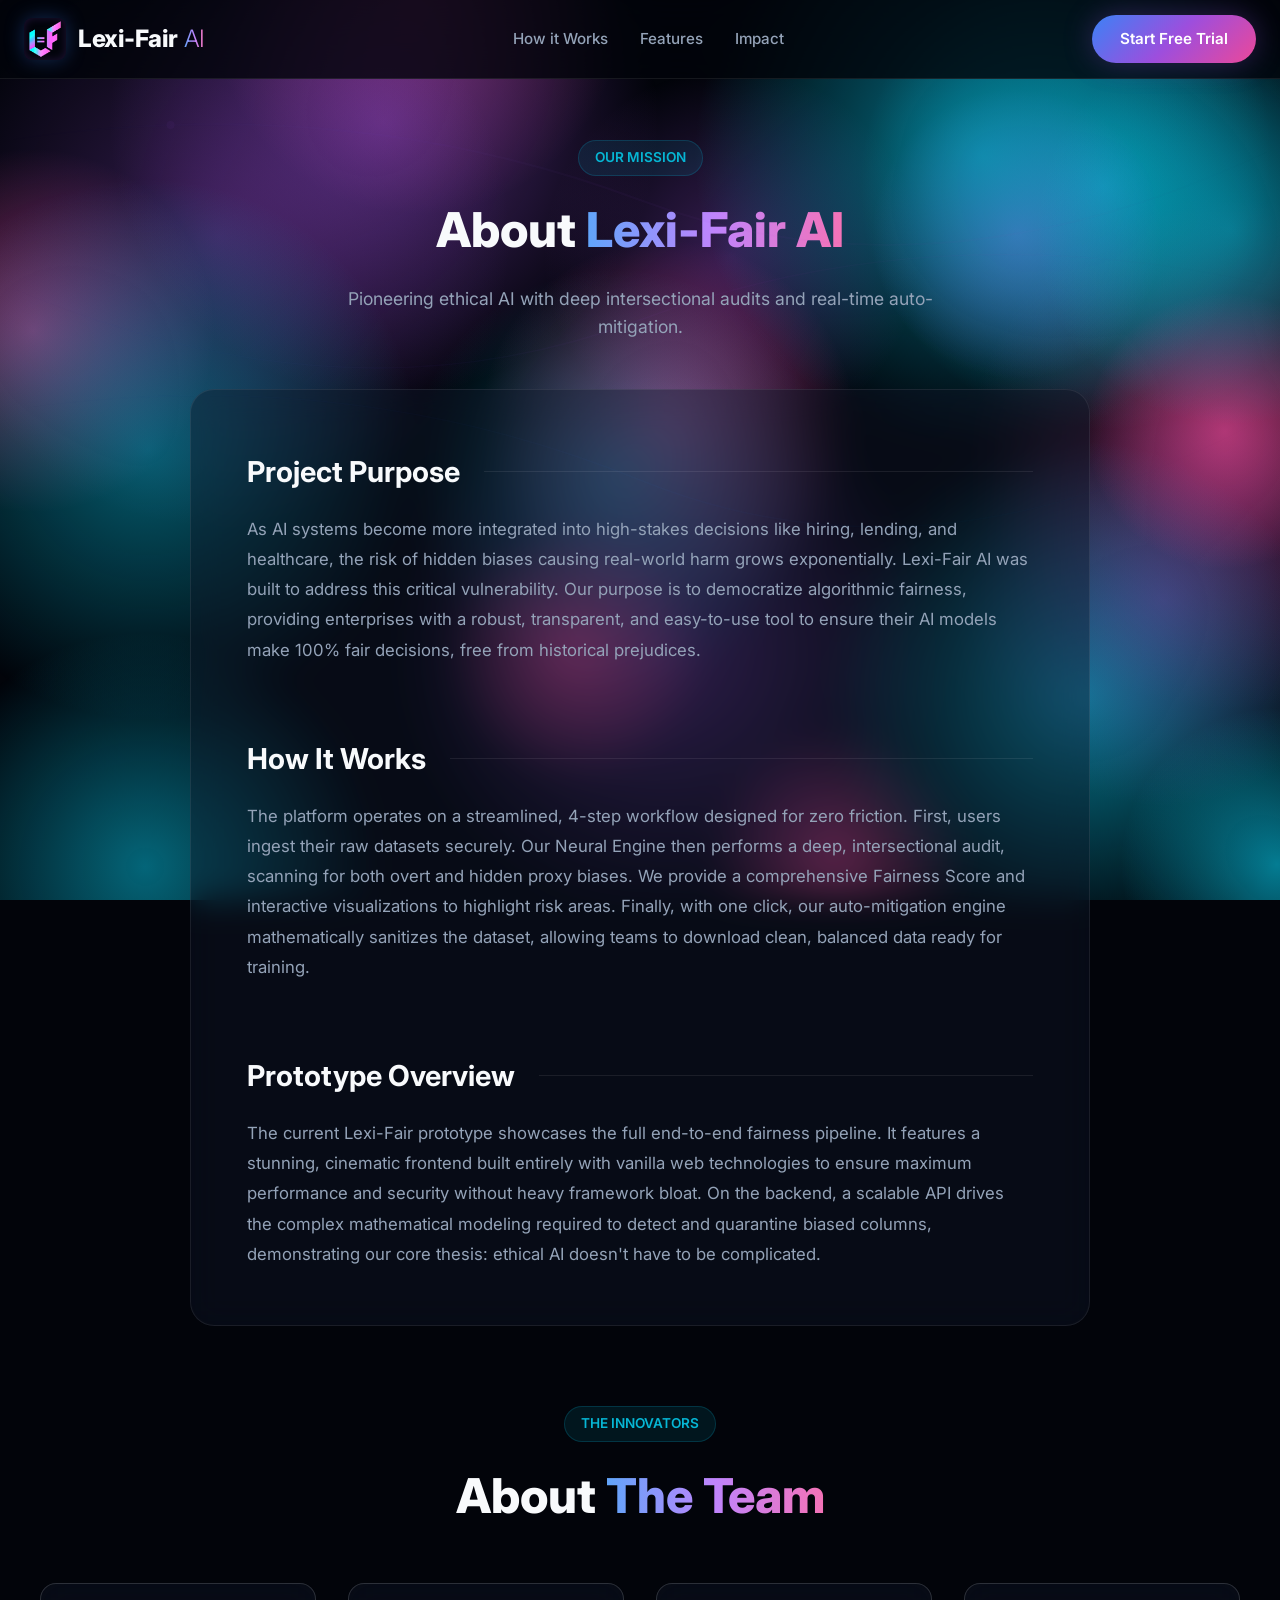
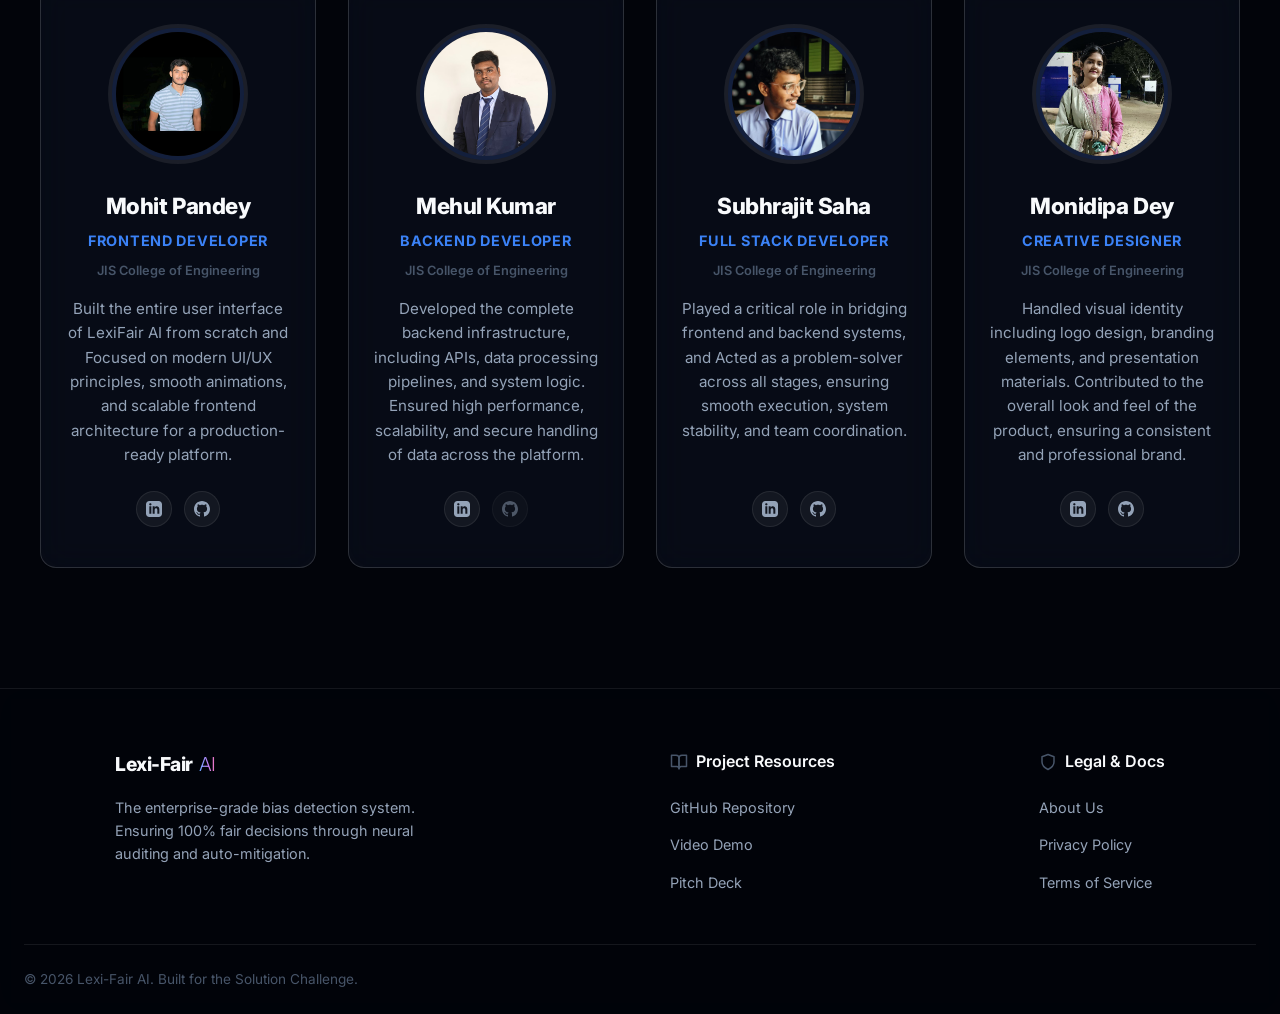
<file: frontend/public/about.html>
<!DOCTYPE html>
<html lang="en">

<head>
    <meta charset="UTF-8">
    <meta name="viewport" content="width=device-width, initial-scale=1.0">
    <title>About Us | Lexi-Fair AI</title>
    <link rel="preconnect" href="https://fonts.googleapis.com">
    <link rel="preconnect" href="https://fonts.gstatic.com" crossorigin>
    <link href="https://fonts.googleapis.com/css2?family=Inter:wght@300;400;500;600;700;800;900&display=swap"
        rel="stylesheet">
    <link rel="stylesheet" href="style.css">
</head>

<body>
    <canvas id="global-particle-canvas"></canvas>
    <svg class="global-flow-lines" aria-hidden="true" preserveAspectRatio="xMidYMid slice">
        <defs>
            <linearGradient id="nl-grad-1" x1="0%" y1="0%" x2="100%" y2="0%">
                <stop offset="0%" stop-color="#3b82f6" stop-opacity="0" />
                <stop offset="50%" stop-color="#9d4edd" stop-opacity="0.8" />
                <stop offset="100%" stop-color="#ec4899" stop-opacity="0" />
            </linearGradient>
            <linearGradient id="nl-grad-2" x1="100%" y1="0%" x2="0%" y2="0%">
                <stop offset="0%" stop-color="#06b6d4" stop-opacity="0" />
                <stop offset="50%" stop-color="#3b82f6" stop-opacity="0.6" />
                <stop offset="100%" stop-color="#9d4edd" stop-opacity="0" />
            </linearGradient>
        </defs>
        <path class="nl-path nl-path--1" d="M-50,150 Q320,80 640,200 T1330,120" stroke="url(#nl-grad-1)"
            stroke-width="2" fill="none" />
        <path class="nl-path nl-path--2" d="M-50,420 Q320,350 640,480 T1330,380" stroke="url(#nl-grad-2)"
            stroke-width="1.5" fill="none" />
        <path class="nl-path nl-path--3" d="M1330,300 Q960,200 640,320 T-50,260" stroke="url(#nl-grad-1)"
            stroke-width="1.5" fill="none" />
        <circle class="nl-pulse nl-pulse--1" r="4" fill="#9d4edd">
            <animateMotion dur="10s" repeatCount="indefinite" path="M-50,150 Q320,80 640,200 T1330,120" />
        </circle>
        <circle class="nl-pulse nl-pulse--2" r="3" fill="#06b6d4">
            <animateMotion dur="14s" repeatCount="indefinite" begin="1.5s" path="M-50,420 Q320,350 640,480 T1330,380" />
        </circle>
        <circle class="nl-pulse nl-pulse--3" r="3" fill="#ec4899">
            <animateMotion dur="12s" repeatCount="indefinite" begin="3s" path="M1330,300 Q960,200 640,320 T-50,260" />
        </circle>
    </svg>

    <nav id="navbar" class="scrolled">
        <div class="container nav-inner">
            <div class="nav-left" style="display: flex; align-items: center; gap: 16px;">
                <a href="index.html" class="logo">
                    <div class="logo-img-wrapper">
                        <img src="Logo lexi.png" alt="Lexi-Fair AI Logo">
                    </div>
                    <div class="logo-text-wrapper">
                        <span class="brand-name">Lexi-Fair</span>
                        <span class="brand-ai">AI</span>
                    </div>
                </a>
            </div>
            <div class="nav-links" id="nav-links">
                <a href="index.html#how-it-works">How it Works</a>
                <a href="index.html#features">Features</a>
                <a href="index.html#stats">Impact</a>
            </div>
            <a href="index.html" class="btn btn-primary">Start Free Trial</a>
        </div>
    </nav>

    <div style="padding-top: 140px; min-height: 80vh; padding-bottom: 80px;" class="container">
        <div class="section-header reveal active" style="margin-bottom: 48px;">
            <div class="section-tag">Our Mission</div>
            <h2>About <span class="text-gradient">Lexi-Fair AI</span></h2>
            <p class="section-desc">Pioneering ethical AI with deep intersectional audits and real-time auto-mitigation.
            </p>
        </div>

        <!-- UPDATED SECTION START -->
        <div class="glass reveal active about-content-wrapper doc-container" style="margin-bottom: 80px;">
            <div class="about-block">
                <h3 class="about-block-title">Project Purpose</h3>
                <p class="doc-text">
                    As AI systems become more integrated into high-stakes decisions like hiring, lending, and healthcare,
                    the risk of hidden biases causing real-world harm grows exponentially. Lexi-Fair AI was built to address
                    this critical vulnerability. Our purpose is to democratize algorithmic fairness, providing enterprises
                    with a robust, transparent, and easy-to-use tool to ensure their AI models make 100% fair decisions,
                    free from historical prejudices.
                </p>
            </div>

            <div class="about-block">
                <h3 class="about-block-title">How It Works</h3>
                <p class="doc-text">
                    The platform operates on a streamlined, 4-step workflow designed for zero friction. First, users ingest
                    their raw datasets securely. Our Neural Engine then performs a deep, intersectional audit, scanning for
                    both overt and hidden proxy biases. We provide a comprehensive Fairness Score and interactive
                    visualizations to highlight risk areas. Finally, with one click, our auto-mitigation engine
                    mathematically sanitizes the dataset, allowing teams to download clean, balanced data ready for
                    training.
                </p>
            </div>

            <div class="about-block">
                <h3 class="about-block-title">Prototype Overview</h3>
                <p class="doc-text" style="margin-bottom: 0;">
                    The current Lexi-Fair prototype showcases the full end-to-end fairness pipeline. It features a stunning,
                    cinematic frontend built entirely with vanilla web technologies to ensure maximum performance and
                    security without heavy framework bloat. On the backend, a scalable API drives the complex mathematical
                    modeling required to detect and quarantine biased columns, demonstrating our core thesis: ethical AI
                    doesn't have to be complicated.
                </p>
            </div>
        </div>
        <!-- UPDATED SECTION END -->

        <div class="section-header reveal active" style="margin-bottom: 48px;">
            <div class="section-tag">The Innovators</div>
            <h2>About <span class="text-gradient">The Team</span></h2>
        </div>

        <!-- UPDATED SECTION START -->
        <div class="team-grid reveal active">
            <div class="team-card-new">
                <div class="team-photo-wrap"><img src="mohit.png" alt="Mohit Pandey"></div>
                <h4 class="team-name">Mohit Pandey</h4>
                <p class="team-role">Frontend Developer</p>
                <p class="team-college">JIS College of Engineering</p>
                <p class="team-desc">Built the entire user interface of LexiFair AI from scratch and Focused on modern UI/UX principles, smooth animations, and scalable frontend architecture for a production-ready platform.</p>
                <div class="team-socials">
                    <a href="https://www.linkedin.com/in/mohit-pandey-828a37404" target="_blank" rel="noopener noreferrer" class="team-social-btn"><svg width="16" height="16" fill="currentColor" viewBox="0 0 24 24"><path d="M19 0h-14c-2.761 0-5 2.239-5 5v14c0 2.761 2.239 5 5 5h14c2.762 0 5-2.239 5-5v-14c0-2.761-2.238-5-5-5zm-11 19h-3v-11h3v11zm-1.5-12.268c-.966 0-1.75-.79-1.75-1.764s.784-1.764 1.75-1.764 1.75.79 1.75 1.764-.783 1.764-1.75 1.764zm13.5 12.268h-3v-5.604c0-3.368-4-3.113-4 0v5.604h-3v-11h3v1.765c1.396-2.586 7-2.777 7 2.476v6.759z"/></svg></a>
                    <a href="https://github.com/mohitpandey827680165-lgtm" target="_blank" rel="noopener noreferrer" class="team-social-btn"><svg width="16" height="16" fill="currentColor" viewBox="0 0 24 24"><path d="M12 0c-6.626 0-12 5.373-12 12 0 5.302 3.438 9.8 8.207 11.387.599.111.793-.261.793-.577v-2.234c-3.338.726-4.033-1.416-4.033-1.416-.546-1.387-1.333-1.756-1.333-1.756-1.089-.745.083-.729.083-.729 1.205.084 1.839 1.237 1.839 1.237 1.07 1.834 2.807 1.304 3.492.997.107-.775.418-1.305.762-1.604-2.665-.305-5.467-1.334-5.467-5.931 0-1.311.469-2.381 1.236-3.221-.124-.303-.535-1.524.117-3.176 0 0 1.008-.322 3.301 1.23.957-.266 1.983-.399 3.003-.404 1.02.005 2.047.138 3.006.404 2.291-1.552 3.297-1.23 3.297-1.23.653 1.653.242 2.874.118 3.176.77.84 1.235 1.911 1.235 3.221 0 4.609-2.807 5.624-5.479 5.921.43.372.823 1.102.823 2.222v3.293c0 .319.192.694.801.576 4.765-1.589 8.199-6.086 8.199-11.386 0-6.627-5.373-12-12-12z"/></svg></a>
                </div>
            </div>

            <div class="team-card-new">
                <div class="team-photo-wrap"><img src="mehul.png" alt="Mehul Kumar"></div>
                <h4 class="team-name">Mehul Kumar</h4>
                <p class="team-role">Backend Developer</p>
                <p class="team-college">JIS College of Engineering</p>
                <p class="team-desc">Developed the complete backend infrastructure, including APIs, data processing pipelines, and system logic. Ensured high performance, scalability, and secure handling of data across the platform.</p>
                <div class="team-socials">
                    <a href="https://www.linkedin.com/in/mehul-kumar-jaiswal-ab0915260" target="_blank" rel="noopener noreferrer" class="team-social-btn"><svg width="16" height="16" fill="currentColor" viewBox="0 0 24 24"><path d="M19 0h-14c-2.761 0-5 2.239-5 5v14c0 2.761 2.239 5 5 5h14c2.762 0 5-2.239 5-5v-14c0-2.761-2.238-5-5-5zm-11 19h-3v-11h3v11zm-1.5-12.268c-.966 0-1.75-.79-1.75-1.764s.784-1.764 1.75-1.764 1.75.79 1.75 1.764-.783 1.764-1.75 1.764zm13.5 12.268h-3v-5.604c0-3.368-4-3.113-4 0v5.604h-3v-11h3v1.765c1.396-2.586 7-2.777 7 2.476v6.759z"/></svg></a>
                    <a href="#" onclick="event.preventDefault();" class="team-social-btn" style="opacity: 0.5; cursor: not-allowed;"><svg width="16" height="16" fill="currentColor" viewBox="0 0 24 24"><path d="M12 0c-6.626 0-12 5.373-12 12 0 5.302 3.438 9.8 8.207 11.387.599.111.793-.261.793-.577v-2.234c-3.338.726-4.033-1.416-4.033-1.416-.546-1.387-1.333-1.756-1.333-1.756-1.089-.745.083-.729.083-.729 1.205.084 1.839 1.237 1.839 1.237 1.07 1.834 2.807 1.304 3.492.997.107-.775.418-1.305.762-1.604-2.665-.305-5.467-1.334-5.467-5.931 0-1.311.469-2.381 1.236-3.221-.124-.303-.535-1.524.117-3.176 0 0 1.008-.322 3.301 1.23.957-.266 1.983-.399 3.003-.404 1.02.005 2.047.138 3.006.404 2.291-1.552 3.297-1.23 3.297-1.23.653 1.653.242 2.874.118 3.176.77.84 1.235 1.911 1.235 3.221 0 4.609-2.807 5.624-5.479 5.921.43.372.823 1.102.823 2.222v3.293c0 .319.192.694.801.576 4.765-1.589 8.199-6.086 8.199-11.386 0-6.627-5.373-12-12-12z"/></svg></a>
                </div>
            </div>

            <div class="team-card-new">
                <div class="team-photo-wrap"><img src="subhrajit.png" alt="Subhrajit"></div>
                <h4 class="team-name">Subhrajit Saha</h4>
                <p class="team-role">Full Stack Developer</p>
                <p class="team-college">JIS College of Engineering</p>
                <p class="team-desc">Played a critical role in bridging frontend and backend systems, and Acted as a problem-solver across all stages, ensuring smooth execution, system stability, and team coordination.</p>
                <div class="team-socials">
                    <a href="https://www.linkedin.com/in/subhrajit-saha08" target="_blank" rel="noopener noreferrer" class="team-social-btn"><svg width="16" height="16" fill="currentColor" viewBox="0 0 24 24"><path d="M19 0h-14c-2.761 0-5 2.239-5 5v14c0 2.761 2.239 5 5 5h14c2.762 0 5-2.239 5-5v-14c0-2.761-2.238-5-5-5zm-11 19h-3v-11h3v11zm-1.5-12.268c-.966 0-1.75-.79-1.75-1.764s.784-1.764 1.75-1.764 1.75.79 1.75 1.764-.783 1.764-1.75 1.764zm13.5 12.268h-3v-5.604c0-3.368-4-3.113-4 0v5.604h-3v-11h3v1.765c1.396-2.586 7-2.777 7 2.476v6.759z"/></svg></a>
                    <a href="https://github.com/subhrajit-saha-08" target="_blank" rel="noopener noreferrer" class="team-social-btn"><svg width="16" height="16" fill="currentColor" viewBox="0 0 24 24"><path d="M12 0c-6.626 0-12 5.373-12 12 0 5.302 3.438 9.8 8.207 11.387.599.111.793-.261.793-.577v-2.234c-3.338.726-4.033-1.416-4.033-1.416-.546-1.387-1.333-1.756-1.333-1.756-1.089-.745.083-.729.083-.729 1.205.084 1.839 1.237 1.839 1.237 1.07 1.834 2.807 1.304 3.492.997.107-.775.418-1.305.762-1.604-2.665-.305-5.467-1.334-5.467-5.931 0-1.311.469-2.381 1.236-3.221-.124-.303-.535-1.524.117-3.176 0 0 1.008-.322 3.301 1.23.957-.266 1.983-.399 3.003-.404 1.02.005 2.047.138 3.006.404 2.291-1.552 3.297-1.23 3.297-1.23.653 1.653.242 2.874.118 3.176.77.84 1.235 1.911 1.235 3.221 0 4.609-2.807 5.624-5.479 5.921.43.372.823 1.102.823 2.222v3.293c0 .319.192.694.801.576 4.765-1.589 8.199-6.086 8.199-11.386 0-6.627-5.373-12-12-12z"/></svg></a>
                </div>
            </div>

            <div class="team-card-new">
                <div class="team-photo-wrap"><img src="monidipa.png" alt="Monidipa"></div>
                <h4 class="team-name">Monidipa Dey</h4>
                <p class="team-role">Creative Designer</p>
                <p class="team-college">JIS College of Engineering</p>
                <p class="team-desc">Handled visual identity including logo design, branding elements, and presentation materials. Contributed to the overall look and feel of the product, ensuring a consistent and professional brand.</p>
                <div class="team-socials">
                    <a href="https://www.linkedin.com/in/monidipa-dey-b8217736b" target="_blank" rel="noopener noreferrer" class="team-social-btn"><svg width="16" height="16" fill="currentColor" viewBox="0 0 24 24"><path d="M19 0h-14c-2.761 0-5 2.239-5 5v14c0 2.761 2.239 5 5 5h14c2.762 0 5-2.239 5-5v-14c0-2.761-2.238-5-5-5zm-11 19h-3v-11h3v11zm-1.5-12.268c-.966 0-1.75-.79-1.75-1.764s.784-1.764 1.75-1.764 1.75.79 1.75 1.764-.783 1.764-1.75 1.764zm13.5 12.268h-3v-5.604c0-3.368-4-3.113-4 0v5.604h-3v-11h3v1.765c1.396-2.586 7-2.777 7 2.476v6.759z"/></svg></a>
                    <a href="https://github.com/Bit-byher25" target="_blank" rel="noopener noreferrer" class="team-social-btn"><svg width="16" height="16" fill="currentColor" viewBox="0 0 24 24"><path d="M12 0c-6.626 0-12 5.373-12 12 0 5.302 3.438 9.8 8.207 11.387.599.111.793-.261.793-.577v-2.234c-3.338.726-4.033-1.416-4.033-1.416-.546-1.387-1.333-1.756-1.333-1.756-1.089-.745.083-.729.083-.729 1.205.084 1.839 1.237 1.839 1.237 1.07 1.834 2.807 1.304 3.492.997.107-.775.418-1.305.762-1.604-2.665-.305-5.467-1.334-5.467-5.931 0-1.311.469-2.381 1.236-3.221-.124-.303-.535-1.524.117-3.176 0 0 1.008-.322 3.301 1.23.957-.266 1.983-.399 3.003-.404 1.02.005 2.047.138 3.006.404 2.291-1.552 3.297-1.23 3.297-1.23.653 1.653.242 2.874.118 3.176.77.84 1.235 1.911 1.235 3.221 0 4.609-2.807 5.624-5.479 5.921.43.372.823 1.102.823 2.222v3.293c0 .319.192.694.801.576 4.765-1.589 8.199-6.086 8.199-11.386 0-6.627-5.373-12-12-12z"/></svg></a>
                </div>
            </div>
        </div>
        <!-- UPDATED SECTION END -->
    </div>

    <!-- The exact same footer from index.html -->
    <footer class="glass"
        style="margin-top: 40px; padding: 60px 0 24px 0; border-top: 1px solid var(--glass-border); border-bottom: none; border-left: none; border-right: none; border-radius: 0; background: rgba(2, 4, 10, 0.3);">
        <div class="container">
            <div
                style="display: flex; flex-wrap: wrap; justify-content: space-between; gap: 40px; margin-bottom: 48px; max-width: 1050px; margin-left: auto; margin-right: auto;">
                <div style="max-width: 350px;">
                    <div class="logo-text-wrapper" style="margin-bottom: 16px; font-size: 1.2rem;">
                        <span class="brand-name">Lexi-Fair</span><span class="brand-ai">AI</span>
                    </div>
                    <p style="color: var(--txt-secondary); line-height: 1.6; font-size: 0.9rem;">
                        The enterprise-grade bias detection system. Ensuring 100% fair decisions through
                        neural auditing and auto-mitigation.
                    </p>
                </div>
                <div>
                    <h4
                        style="color: var(--txt-primary); font-size: 1rem; margin-bottom: 20px; font-weight: 600; display: flex; align-items: center;">
                        <svg width="18" height="18" viewBox="0 0 24 24" fill="none" stroke="currentColor"
                            stroke-width="2" stroke-linecap="round" stroke-linejoin="round"
                            style="margin-right: 8px; color: var(--txt-muted);">
                            <path d="M2 3h6a4 4 0 0 1 4 4v14a3 3 0 0 0-3-3H2z"></path>
                            <path d="M22 3h-6a4 4 0 0 0-4 4v14a3 3 0 0 1 3-3h7z"></path>
                        </svg>
                        Project Resources
                    </h4>
                    <ul
                        style="list-style: none; padding: 0; margin: 0; display: flex; flex-direction: column; gap: 12px;">
                        <li><a href="https://github.com/sample-repo" target="_blank"
                                style="color: var(--txt-secondary); text-decoration: none; font-size: 0.9rem; transition: color 0.3s ease;"
                                onmouseover="this.style.color='var(--neon-cyan)'"
                                onmouseout="this.style.color='var(--txt-secondary)'">GitHub
                                Repository</a></li>
                        <li><a href="https://youtube.com/sample-video" target="_blank"
                                style="color: var(--txt-secondary); text-decoration: none; font-size: 0.9rem; transition: color 0.3s ease;"
                                onmouseover="this.style.color='var(--neon-cyan)'"
                                onmouseout="this.style.color='var(--txt-secondary)'">Video Demo</a></li>
                        <li><a href="https://pitchdeck.sample/view" target="_blank"
                                style="color: var(--txt-secondary); text-decoration: none; font-size: 0.9rem; transition: color 0.3s ease;"
                                onmouseover="this.style.color='var(--neon-cyan)'"
                                onmouseout="this.style.color='var(--txt-secondary)'">Pitch Deck</a></li>
                    </ul>
                </div>
                <div>
                    <h4
                        style="color: var(--txt-primary); font-size: 1rem; margin-bottom: 20px; font-weight: 600; display: flex; align-items: center;">
                        <svg width="18" height="18" viewBox="0 0 24 24" fill="none" stroke="currentColor"
                            stroke-width="2" stroke-linecap="round" stroke-linejoin="round"
                            style="margin-right: 8px; color: var(--txt-muted);">
                            <path d="M12 22s8-4 8-10V5l-8-3-8 3v7c0 6 8 10 8 10z"></path>
                        </svg>
                        Legal & Docs
                    </h4>
                    <ul
                        style="list-style: none; padding: 0; margin: 0; display: flex; flex-direction: column; gap: 12px;">
                        <li><a href="about.html"
                                style="color: var(--txt-secondary); text-decoration: none; font-size: 0.9rem; transition: color 0.3s ease;"
                                onmouseover="this.style.color='var(--neon-cyan)'"
                                onmouseout="this.style.color='var(--txt-secondary)'">About Us</a></li>
                        <li><a href="privacy.html"
                                style="color: var(--txt-secondary); text-decoration: none; font-size: 0.9rem; transition: color 0.3s ease;"
                                onmouseover="this.style.color='var(--neon-cyan)'"
                                onmouseout="this.style.color='var(--txt-secondary)'">Privacy Policy</a>
                        </li>
                        <li><a href="terms.html"
                                style="color: var(--txt-secondary); text-decoration: none; font-size: 0.9rem; transition: color 0.3s ease;"
                                onmouseover="this.style.color='var(--neon-cyan)'"
                                onmouseout="this.style.color='var(--txt-secondary)'">Terms of
                                Service</a></li>
                    </ul>
                </div>
            </div>
            <div class="footer-bottom"
                style="border-top: 1px solid var(--border-subtle); padding-top: 24px; text-align: left; display: flex; justify-content: space-between; align-items: center; flex-wrap: wrap; gap: 16px;">
                <div style="color: var(--txt-muted); font-size: 0.85rem;">
                    &copy; 2026 Lexi-Fair AI. Built for the Solution Challenge.
                </div>
            </div>
        </div>
    </footer>

    <script src="script.js"></script>
</body>

</html>
</file>
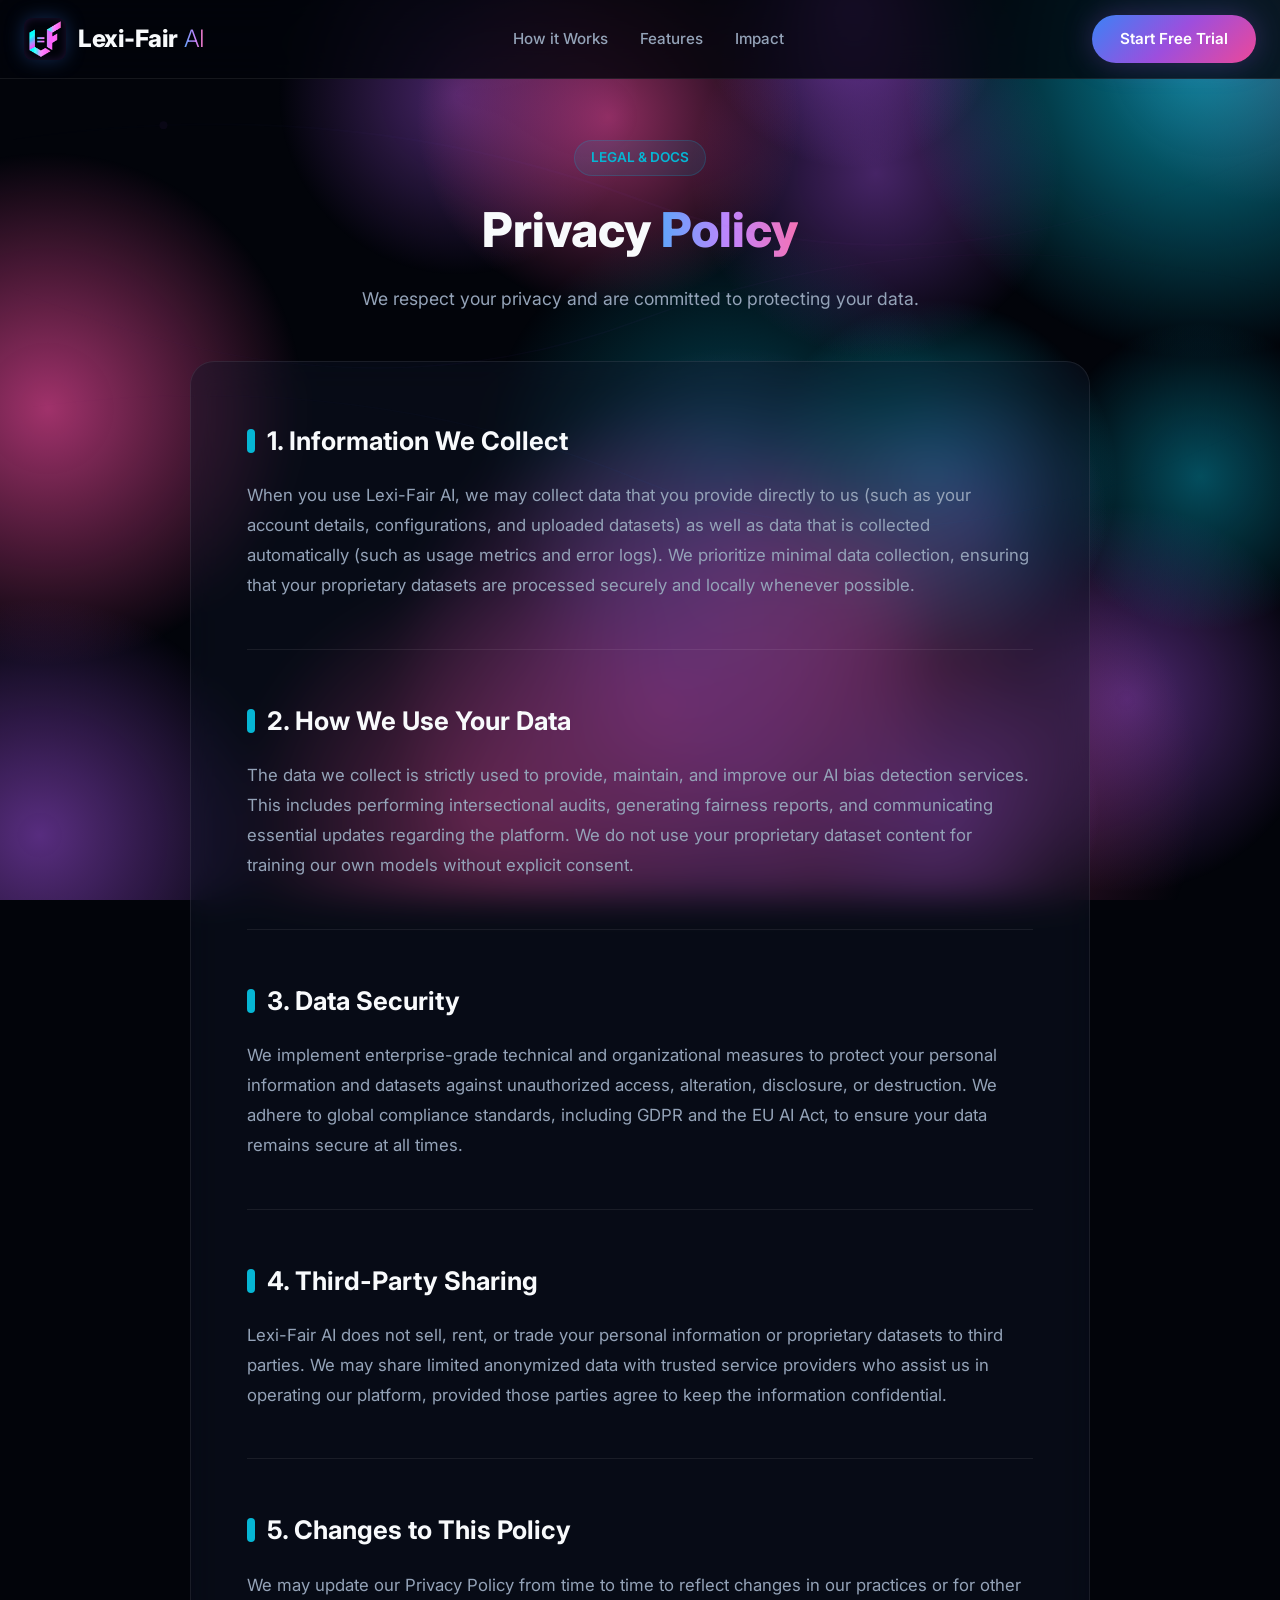
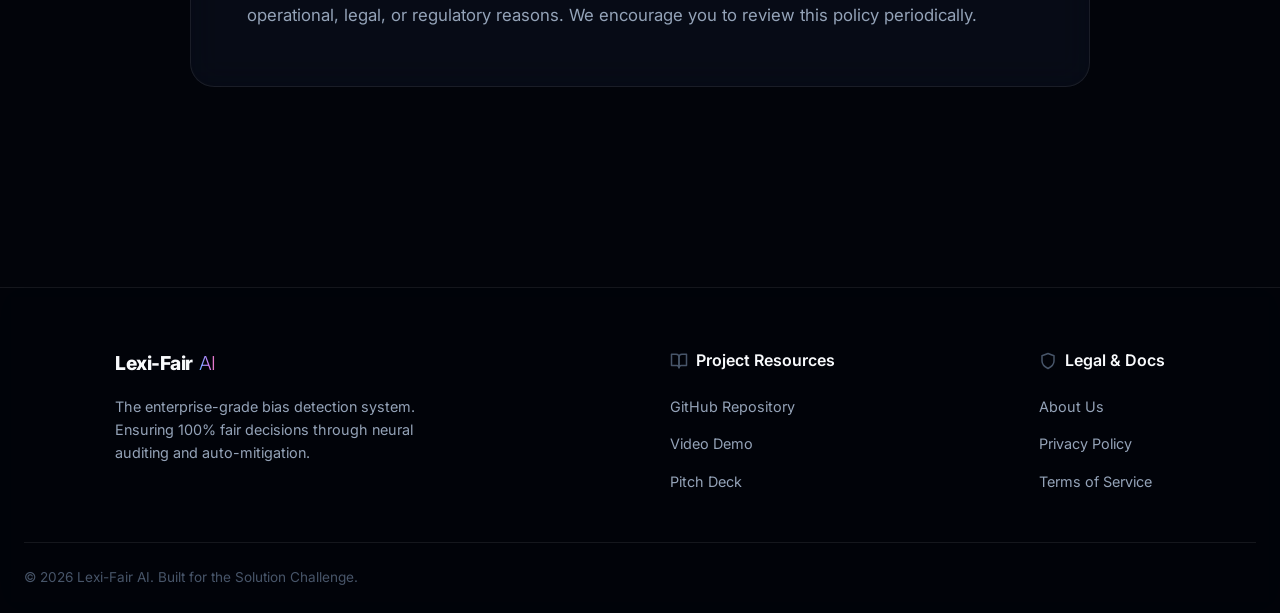
<file: frontend/public/privacy.html>
<!DOCTYPE html>
<html lang="en">
<head>
    <meta charset="UTF-8">
    <meta name="viewport" content="width=device-width, initial-scale=1.0">
    <title>Privacy Policy | Lexi-Fair AI</title>
    <link rel="preconnect" href="https://fonts.googleapis.com">
    <link rel="preconnect" href="https://fonts.gstatic.com" crossorigin>
    <link href="https://fonts.googleapis.com/css2?family=Inter:wght@300;400;500;600;700;800;900&display=swap" rel="stylesheet">
    <link rel="stylesheet" href="style.css">
</head>
<body>
    <canvas id="global-particle-canvas"></canvas>
    <svg class="global-flow-lines" aria-hidden="true" preserveAspectRatio="xMidYMid slice">
        <defs>
            <linearGradient id="nl-grad-1" x1="0%" y1="0%" x2="100%" y2="0%">
                <stop offset="0%" stop-color="#3b82f6" stop-opacity="0" />
                <stop offset="50%" stop-color="#9d4edd" stop-opacity="0.8" />
                <stop offset="100%" stop-color="#ec4899" stop-opacity="0" />
            </linearGradient>
            <linearGradient id="nl-grad-2" x1="100%" y1="0%" x2="0%" y2="0%">
                <stop offset="0%" stop-color="#06b6d4" stop-opacity="0" />
                <stop offset="50%" stop-color="#3b82f6" stop-opacity="0.6" />
                <stop offset="100%" stop-color="#9d4edd" stop-opacity="0" />
            </linearGradient>
        </defs>
        <path class="nl-path nl-path--1" d="M-50,150 Q320,80 640,200 T1330,120" stroke="url(#nl-grad-1)" stroke-width="2" fill="none" />
        <path class="nl-path nl-path--2" d="M-50,420 Q320,350 640,480 T1330,380" stroke="url(#nl-grad-2)" stroke-width="1.5" fill="none" />
        <path class="nl-path nl-path--3" d="M1330,300 Q960,200 640,320 T-50,260" stroke="url(#nl-grad-1)" stroke-width="1.5" fill="none" />
        <circle class="nl-pulse nl-pulse--1" r="4" fill="#9d4edd"><animateMotion dur="10s" repeatCount="indefinite" path="M-50,150 Q320,80 640,200 T1330,120" /></circle>
        <circle class="nl-pulse nl-pulse--2" r="3" fill="#06b6d4"><animateMotion dur="14s" repeatCount="indefinite" begin="1.5s" path="M-50,420 Q320,350 640,480 T1330,380" /></circle>
        <circle class="nl-pulse nl-pulse--3" r="3" fill="#ec4899"><animateMotion dur="12s" repeatCount="indefinite" begin="3s" path="M1330,300 Q960,200 640,320 T-50,260" /></circle>
    </svg>

    <nav id="navbar" class="scrolled">
        <div class="container nav-inner">
            <div class="nav-left" style="display: flex; align-items: center; gap: 16px;">
                <a href="index.html" class="logo">
                    <div class="logo-img-wrapper">
                        <img src="Logo lexi.png" alt="Lexi-Fair AI Logo">
                    </div>
                    <div class="logo-text-wrapper">
                        <span class="brand-name">Lexi-Fair</span>
                        <span class="brand-ai">AI</span>
                    </div>
                </a>
            </div>
            <div class="nav-links" id="nav-links">
                <a href="index.html#how-it-works">How it Works</a>
                <a href="index.html#features">Features</a>
                <a href="index.html#stats">Impact</a>
            </div>
            <a href="index.html" class="btn btn-primary">Start Free Trial</a>
        </div>
    </nav>

    <div style="padding-top: 140px; min-height: 80vh; padding-bottom: 80px;" class="container">
        <div class="section-header reveal active" style="margin-bottom: 48px;">
            <div class="section-tag">Legal & Docs</div>
            <h2>Privacy <span class="text-gradient">Policy</span></h2>
            <p class="section-desc">We respect your privacy and are committed to protecting your data.</p>
        </div>

        <!-- UPDATED SECTION START -->
        <div class="glass reveal active doc-container">
            <div class="doc-section">
                <h3 class="doc-heading">1. Information We Collect</h3>
                <p class="doc-text">
                    When you use Lexi-Fair AI, we may collect data that you provide directly to us (such as your account details, configurations, and uploaded datasets) as well as data that is collected automatically (such as usage metrics and error logs). We prioritize minimal data collection, ensuring that your proprietary datasets are processed securely and locally whenever possible.
                </p>
            </div>
            
            <div class="doc-divider"></div>

            <div class="doc-section">
                <h3 class="doc-heading">2. How We Use Your Data</h3>
                <p class="doc-text">
                    The data we collect is strictly used to provide, maintain, and improve our AI bias detection services. This includes performing intersectional audits, generating fairness reports, and communicating essential updates regarding the platform. We do not use your proprietary dataset content for training our own models without explicit consent.
                </p>
            </div>
            
            <div class="doc-divider"></div>

            <div class="doc-section">
                <h3 class="doc-heading">3. Data Security</h3>
                <p class="doc-text">
                    We implement enterprise-grade technical and organizational measures to protect your personal information and datasets against unauthorized access, alteration, disclosure, or destruction. We adhere to global compliance standards, including GDPR and the EU AI Act, to ensure your data remains secure at all times.
                </p>
            </div>
            
            <div class="doc-divider"></div>

            <div class="doc-section">
                <h3 class="doc-heading">4. Third-Party Sharing</h3>
                <p class="doc-text">
                    Lexi-Fair AI does not sell, rent, or trade your personal information or proprietary datasets to third parties. We may share limited anonymized data with trusted service providers who assist us in operating our platform, provided those parties agree to keep the information confidential.
                </p>
            </div>
            
            <div class="doc-divider"></div>

            <div class="doc-section">
                <h3 class="doc-heading">5. Changes to This Policy</h3>
                <p class="doc-text" style="margin-bottom: 0;">
                    We may update our Privacy Policy from time to time to reflect changes in our practices or for other operational, legal, or regulatory reasons. We encourage you to review this policy periodically.
                </p>
            </div>
        </div>
        <!-- UPDATED SECTION END -->
    </div>

    <footer class="glass" style="margin-top: 40px; padding: 60px 0 24px 0; border-top: 1px solid var(--glass-border); border-bottom: none; border-left: none; border-right: none; border-radius: 0; background: rgba(2, 4, 10, 0.3);">
        <div class="container">
            <div style="display: flex; flex-wrap: wrap; justify-content: space-between; gap: 40px; margin-bottom: 48px; max-width: 1050px; margin-left: auto; margin-right: auto;">
                <div style="max-width: 350px;">
                    <div class="logo-text-wrapper" style="margin-bottom: 16px; font-size: 1.2rem;">
                        <span class="brand-name">Lexi-Fair</span><span class="brand-ai">AI</span>
                    </div>
                    <p style="color: var(--txt-secondary); line-height: 1.6; font-size: 0.9rem;">
                        The enterprise-grade bias detection system. Ensuring 100% fair decisions through neural auditing and auto-mitigation.
                    </p>
                </div>
                <div>
                    <h4 style="color: var(--txt-primary); font-size: 1rem; margin-bottom: 20px; font-weight: 600; display: flex; align-items: center;">
                        <svg width="18" height="18" viewBox="0 0 24 24" fill="none" stroke="currentColor" stroke-width="2" stroke-linecap="round" stroke-linejoin="round" style="margin-right: 8px; color: var(--txt-muted);"><path d="M2 3h6a4 4 0 0 1 4 4v14a3 3 0 0 0-3-3H2z"></path><path d="M22 3h-6a4 4 0 0 0-4 4v14a3 3 0 0 1 3-3h7z"></path></svg>
                        Project Resources
                    </h4>
                    <ul style="list-style: none; padding: 0; margin: 0; display: flex; flex-direction: column; gap: 12px;">
                        <li><a href="https://github.com/subhrajit-saha-08/lexi-fair-ai.git" target="_blank" rel="noopener noreferrer" style="color: var(--txt-secondary); text-decoration: none; font-size: 0.9rem; transition: color 0.3s ease;" onmouseover="this.style.color='var(--neon-cyan)'" onmouseout="this.style.color='var(--txt-secondary)'">GitHub Repository</a></li>
                        <li><a href="https://youtube.com/sample-video" target="_blank" style="color: var(--txt-secondary); text-decoration: none; font-size: 0.9rem; transition: color 0.3s ease;" onmouseover="this.style.color='var(--neon-cyan)'" onmouseout="this.style.color='var(--txt-secondary)'">Video Demo</a></li>
                        <li><a href="https://pitchdeck.sample/view" target="_blank" style="color: var(--txt-secondary); text-decoration: none; font-size: 0.9rem; transition: color 0.3s ease;" onmouseover="this.style.color='var(--neon-cyan)'" onmouseout="this.style.color='var(--txt-secondary)'">Pitch Deck</a></li>
                    </ul>
                </div>
                <div>
                    <h4 style="color: var(--txt-primary); font-size: 1rem; margin-bottom: 20px; font-weight: 600; display: flex; align-items: center;">
                        <svg width="18" height="18" viewBox="0 0 24 24" fill="none" stroke="currentColor" stroke-width="2" stroke-linecap="round" stroke-linejoin="round" style="margin-right: 8px; color: var(--txt-muted);"><path d="M12 22s8-4 8-10V5l-8-3-8 3v7c0 6 8 10 8 10z"></path></svg>
                        Legal & Docs
                    </h4>
                    <ul style="list-style: none; padding: 0; margin: 0; display: flex; flex-direction: column; gap: 12px;">
                        <li><a href="about.html" style="color: var(--txt-secondary); text-decoration: none; font-size: 0.9rem; transition: color 0.3s ease;" onmouseover="this.style.color='var(--neon-cyan)'" onmouseout="this.style.color='var(--txt-secondary)'">About Us</a></li>
                        <li><a href="privacy.html" style="color: var(--txt-secondary); text-decoration: none; font-size: 0.9rem; transition: color 0.3s ease;" onmouseover="this.style.color='var(--neon-cyan)'" onmouseout="this.style.color='var(--txt-secondary)'">Privacy Policy</a></li>
                        <li><a href="terms.html" style="color: var(--txt-secondary); text-decoration: none; font-size: 0.9rem; transition: color 0.3s ease;" onmouseover="this.style.color='var(--neon-cyan)'" onmouseout="this.style.color='var(--txt-secondary)'">Terms of Service</a></li>
                    </ul>
                </div>
            </div>
            <div class="footer-bottom" style="border-top: 1px solid var(--border-subtle); padding-top: 24px; text-align: left; display: flex; justify-content: space-between; align-items: center; flex-wrap: wrap; gap: 16px;">
                <div style="color: var(--txt-muted); font-size: 0.85rem;">
                    &copy; 2026 Lexi-Fair AI. Built for the Solution Challenge.
                </div>
            </div>
        </div>
    </footer>

    <script src="script.js"></script>
</body>
</html>
</file>
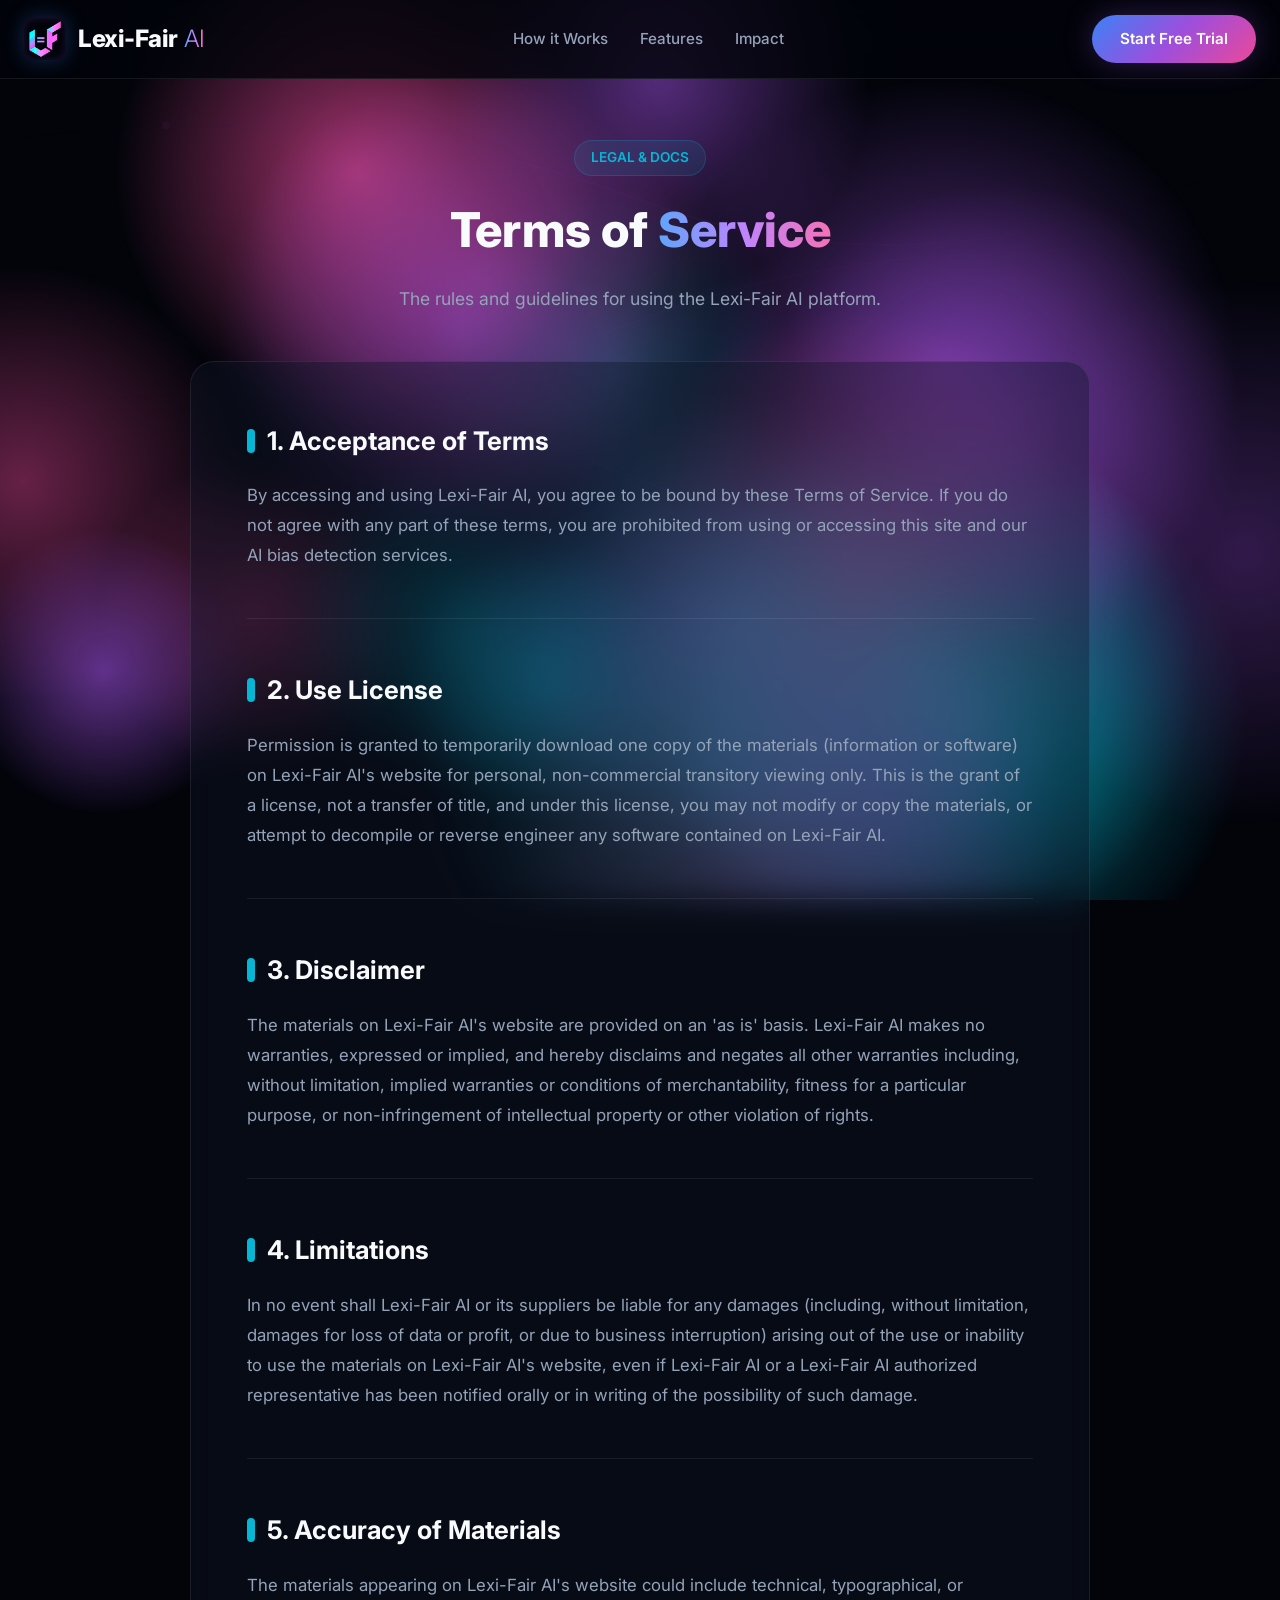
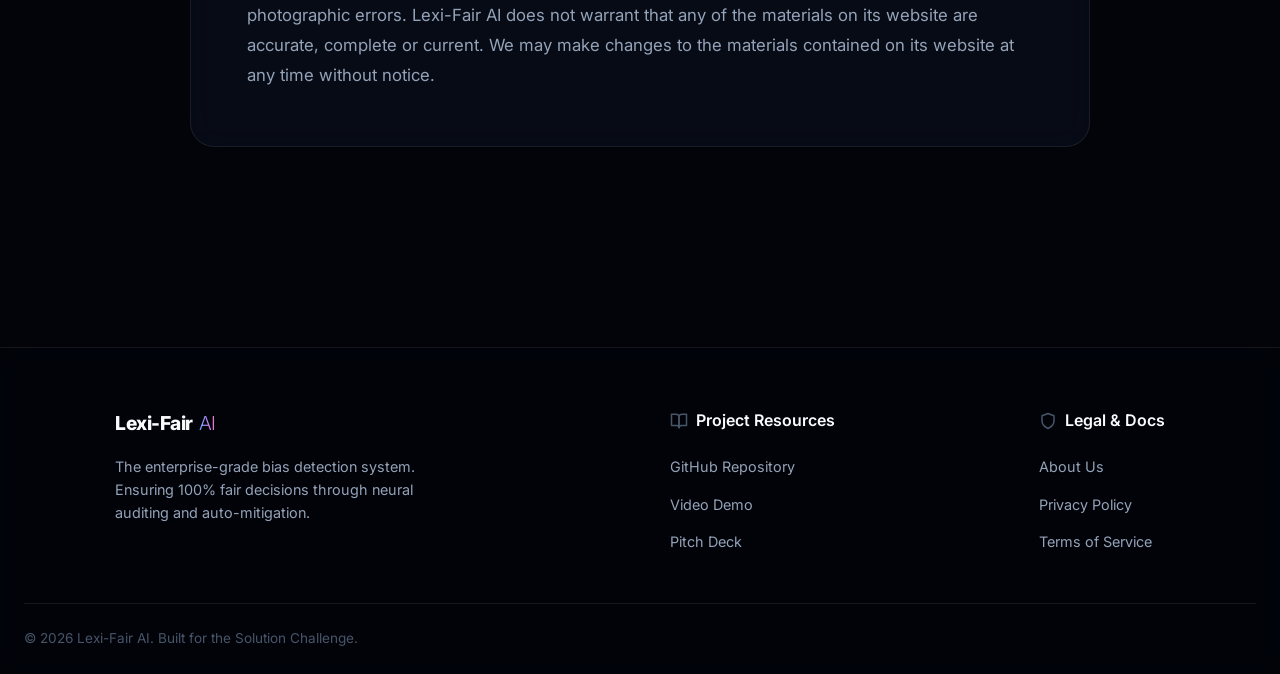
<file: frontend/public/terms.html>
<!DOCTYPE html>
<html lang="en">
<head>
    <meta charset="UTF-8">
    <meta name="viewport" content="width=device-width, initial-scale=1.0">
    <title>Terms of Service | Lexi-Fair AI</title>
    <link rel="preconnect" href="https://fonts.googleapis.com">
    <link rel="preconnect" href="https://fonts.gstatic.com" crossorigin>
    <link href="https://fonts.googleapis.com/css2?family=Inter:wght@300;400;500;600;700;800;900&display=swap" rel="stylesheet">
    <link rel="stylesheet" href="style.css">
</head>
<body>
    <canvas id="global-particle-canvas"></canvas>
    <svg class="global-flow-lines" aria-hidden="true" preserveAspectRatio="xMidYMid slice">
        <defs>
            <linearGradient id="nl-grad-1" x1="0%" y1="0%" x2="100%" y2="0%">
                <stop offset="0%" stop-color="#3b82f6" stop-opacity="0" />
                <stop offset="50%" stop-color="#9d4edd" stop-opacity="0.8" />
                <stop offset="100%" stop-color="#ec4899" stop-opacity="0" />
            </linearGradient>
            <linearGradient id="nl-grad-2" x1="100%" y1="0%" x2="0%" y2="0%">
                <stop offset="0%" stop-color="#06b6d4" stop-opacity="0" />
                <stop offset="50%" stop-color="#3b82f6" stop-opacity="0.6" />
                <stop offset="100%" stop-color="#9d4edd" stop-opacity="0" />
            </linearGradient>
        </defs>
        <path class="nl-path nl-path--1" d="M-50,150 Q320,80 640,200 T1330,120" stroke="url(#nl-grad-1)" stroke-width="2" fill="none" />
        <path class="nl-path nl-path--2" d="M-50,420 Q320,350 640,480 T1330,380" stroke="url(#nl-grad-2)" stroke-width="1.5" fill="none" />
        <path class="nl-path nl-path--3" d="M1330,300 Q960,200 640,320 T-50,260" stroke="url(#nl-grad-1)" stroke-width="1.5" fill="none" />
        <circle class="nl-pulse nl-pulse--1" r="4" fill="#9d4edd"><animateMotion dur="10s" repeatCount="indefinite" path="M-50,150 Q320,80 640,200 T1330,120" /></circle>
        <circle class="nl-pulse nl-pulse--2" r="3" fill="#06b6d4"><animateMotion dur="14s" repeatCount="indefinite" begin="1.5s" path="M-50,420 Q320,350 640,480 T1330,380" /></circle>
        <circle class="nl-pulse nl-pulse--3" r="3" fill="#ec4899"><animateMotion dur="12s" repeatCount="indefinite" begin="3s" path="M1330,300 Q960,200 640,320 T-50,260" /></circle>
    </svg>

    <nav id="navbar" class="scrolled">
        <div class="container nav-inner">
            <div class="nav-left" style="display: flex; align-items: center; gap: 16px;">
                <a href="index.html" class="logo">
                    <div class="logo-img-wrapper">
                        <img src="Logo lexi.png" alt="Lexi-Fair AI Logo">
                    </div>
                    <div class="logo-text-wrapper">
                        <span class="brand-name">Lexi-Fair</span>
                        <span class="brand-ai">AI</span>
                    </div>
                </a>
            </div>
            <div class="nav-links" id="nav-links">
                <a href="index.html#how-it-works">How it Works</a>
                <a href="index.html#features">Features</a>
                <a href="index.html#stats">Impact</a>
            </div>
            <a href="index.html" class="btn btn-primary">Start Free Trial</a>
        </div>
    </nav>

    <div style="padding-top: 140px; min-height: 80vh; padding-bottom: 80px;" class="container">
        <div class="section-header reveal active" style="margin-bottom: 48px;">
            <div class="section-tag">Legal & Docs</div>
            <h2>Terms of <span class="text-gradient">Service</span></h2>
            <p class="section-desc">The rules and guidelines for using the Lexi-Fair AI platform.</p>
        </div>

        <!-- UPDATED SECTION START -->
        <div class="glass reveal active doc-container">
            <div class="doc-section">
                <h3 class="doc-heading">1. Acceptance of Terms</h3>
                <p class="doc-text">
                    By accessing and using Lexi-Fair AI, you agree to be bound by these Terms of Service. If you do not agree with any part of these terms, you are prohibited from using or accessing this site and our AI bias detection services.
                </p>
            </div>
            
            <div class="doc-divider"></div>

            <div class="doc-section">
                <h3 class="doc-heading">2. Use License</h3>
                <p class="doc-text">
                    Permission is granted to temporarily download one copy of the materials (information or software) on Lexi-Fair AI's website for personal, non-commercial transitory viewing only. This is the grant of a license, not a transfer of title, and under this license, you may not modify or copy the materials, or attempt to decompile or reverse engineer any software contained on Lexi-Fair AI.
                </p>
            </div>
            
            <div class="doc-divider"></div>

            <div class="doc-section">
                <h3 class="doc-heading">3. Disclaimer</h3>
                <p class="doc-text">
                    The materials on Lexi-Fair AI's website are provided on an 'as is' basis. Lexi-Fair AI makes no warranties, expressed or implied, and hereby disclaims and negates all other warranties including, without limitation, implied warranties or conditions of merchantability, fitness for a particular purpose, or non-infringement of intellectual property or other violation of rights.
                </p>
            </div>
            
            <div class="doc-divider"></div>

            <div class="doc-section">
                <h3 class="doc-heading">4. Limitations</h3>
                <p class="doc-text">
                    In no event shall Lexi-Fair AI or its suppliers be liable for any damages (including, without limitation, damages for loss of data or profit, or due to business interruption) arising out of the use or inability to use the materials on Lexi-Fair AI's website, even if Lexi-Fair AI or a Lexi-Fair AI authorized representative has been notified orally or in writing of the possibility of such damage.
                </p>
            </div>
            
            <div class="doc-divider"></div>

            <div class="doc-section">
                <h3 class="doc-heading">5. Accuracy of Materials</h3>
                <p class="doc-text" style="margin-bottom: 0;">
                    The materials appearing on Lexi-Fair AI's website could include technical, typographical, or photographic errors. Lexi-Fair AI does not warrant that any of the materials on its website are accurate, complete or current. We may make changes to the materials contained on its website at any time without notice.
                </p>
            </div>
        </div>
        <!-- UPDATED SECTION END -->
    </div>

    <footer class="glass" style="margin-top: 40px; padding: 60px 0 24px 0; border-top: 1px solid var(--glass-border); border-bottom: none; border-left: none; border-right: none; border-radius: 0; background: rgba(2, 4, 10, 0.3);">
        <div class="container">
            <div style="display: flex; flex-wrap: wrap; justify-content: space-between; gap: 40px; margin-bottom: 48px; max-width: 1050px; margin-left: auto; margin-right: auto;">
                <div style="max-width: 350px;">
                    <div class="logo-text-wrapper" style="margin-bottom: 16px; font-size: 1.2rem;">
                        <span class="brand-name">Lexi-Fair</span><span class="brand-ai">AI</span>
                    </div>
                    <p style="color: var(--txt-secondary); line-height: 1.6; font-size: 0.9rem;">
                        The enterprise-grade bias detection system. Ensuring 100% fair decisions through neural auditing and auto-mitigation.
                    </p>
                </div>
                <div>
                    <h4 style="color: var(--txt-primary); font-size: 1rem; margin-bottom: 20px; font-weight: 600; display: flex; align-items: center;">
                        <svg width="18" height="18" viewBox="0 0 24 24" fill="none" stroke="currentColor" stroke-width="2" stroke-linecap="round" stroke-linejoin="round" style="margin-right: 8px; color: var(--txt-muted);"><path d="M2 3h6a4 4 0 0 1 4 4v14a3 3 0 0 0-3-3H2z"></path><path d="M22 3h-6a4 4 0 0 0-4 4v14a3 3 0 0 1 3-3h7z"></path></svg>
                        Project Resources
                    </h4>
                    <ul style="list-style: none; padding: 0; margin: 0; display: flex; flex-direction: column; gap: 12px;">
                        <li><a href="https://github.com/subhrajit-saha-08/lexi-fair-ai.git" target="_blank" rel="noopener noreferrer" style="color: var(--txt-secondary); text-decoration: none; font-size: 0.9rem; transition: color 0.3s ease;" onmouseover="this.style.color='var(--neon-cyan)'" onmouseout="this.style.color='var(--txt-secondary)'">GitHub Repository</a></li>
                        <li><a href="https://youtube.com/sample-video" target="_blank" style="color: var(--txt-secondary); text-decoration: none; font-size: 0.9rem; transition: color 0.3s ease;" onmouseover="this.style.color='var(--neon-cyan)'" onmouseout="this.style.color='var(--txt-secondary)'">Video Demo</a></li>
                        <li><a href="https://pitchdeck.sample/view" target="_blank" style="color: var(--txt-secondary); text-decoration: none; font-size: 0.9rem; transition: color 0.3s ease;" onmouseover="this.style.color='var(--neon-cyan)'" onmouseout="this.style.color='var(--txt-secondary)'">Pitch Deck</a></li>
                    </ul>
                </div>
                <div>
                    <h4 style="color: var(--txt-primary); font-size: 1rem; margin-bottom: 20px; font-weight: 600; display: flex; align-items: center;">
                        <svg width="18" height="18" viewBox="0 0 24 24" fill="none" stroke="currentColor" stroke-width="2" stroke-linecap="round" stroke-linejoin="round" style="margin-right: 8px; color: var(--txt-muted);"><path d="M12 22s8-4 8-10V5l-8-3-8 3v7c0 6 8 10 8 10z"></path></svg>
                        Legal & Docs
                    </h4>
                    <ul style="list-style: none; padding: 0; margin: 0; display: flex; flex-direction: column; gap: 12px;">
                        <li><a href="about.html" style="color: var(--txt-secondary); text-decoration: none; font-size: 0.9rem; transition: color 0.3s ease;" onmouseover="this.style.color='var(--neon-cyan)'" onmouseout="this.style.color='var(--txt-secondary)'">About Us</a></li>
                        <li><a href="privacy.html" style="color: var(--txt-secondary); text-decoration: none; font-size: 0.9rem; transition: color 0.3s ease;" onmouseover="this.style.color='var(--neon-cyan)'" onmouseout="this.style.color='var(--txt-secondary)'">Privacy Policy</a></li>
                        <li><a href="terms.html" style="color: var(--txt-secondary); text-decoration: none; font-size: 0.9rem; transition: color 0.3s ease;" onmouseover="this.style.color='var(--neon-cyan)'" onmouseout="this.style.color='var(--txt-secondary)'">Terms of Service</a></li>
                    </ul>
                </div>
            </div>
            <div class="footer-bottom" style="border-top: 1px solid var(--border-subtle); padding-top: 24px; text-align: left; display: flex; justify-content: space-between; align-items: center; flex-wrap: wrap; gap: 16px;">
                <div style="color: var(--txt-muted); font-size: 0.85rem;">
                    &copy; 2026 Lexi-Fair AI. Built for the Solution Challenge.
                </div>
            </div>
        </div>
    </footer>

    <script src="script.js"></script>
</body>
</html>
</file>
<file: frontend/public/style.css>
@import url('https://fonts.googleapis.com/css2?family=Inter:wght@300;400;500;600;700;800;900&display=swap');

:root {
    /* ── Javascript Required Semantic Tokens ── */
    --clr-danger: #ef4444;
    --clr-danger-bg: rgba(239, 68, 68, 0.12);
    --clr-warning: #f59e0b;
    --clr-warning-bg: rgba(245, 158, 11, 0.12);
    --clr-success: #10b981;
    --clr-success-bg: rgba(16, 185, 129, 0.12);
    --txt-primary: #f8fafc;
    --txt-secondary: #94a3b8;
    --txt-muted: #475569;
    --border-subtle: rgba(255, 255, 255, 0.08);
    --border-default: rgba(255, 255, 255, 0.15);
    --bg-elevated: rgba(15, 23, 42, 0.6);

    /* ── Aesthetics Tokens ── */
    --bg-main: #02040a;
    --bg-surface: rgba(15, 23, 42, 0.4);
    --bg-surface-hover: rgba(30, 41, 59, 0.6);
    --bg-card: #131f3c;
    --bg-card-hover: #18274a;
    --glass-border: rgba(255, 255, 255, 0.08);
    --neon-purple: #9d4edd;
    --neon-blue: #3b82f6;
    --neon-cyan: #06b6d4;
    --neon-pink: #ec4899;
    --grad-primary: linear-gradient(135deg, var(--neon-blue), var(--neon-purple), var(--neon-pink));
    --grad-text: linear-gradient(to right, #60a5fa, #c084fc, #f472b6);
    --font-sans: 'Inter', sans-serif;
    --shadow-glow: 0 0 30px rgba(157, 78, 221, 0.3);
    --shadow-glow-hover: 0 0 50px rgba(59, 130, 246, 0.5);
    --shadow-card: 0 4px 24px rgba(0,0,0,0.45);
    --transition-smooth: all 0.4s cubic-bezier(0.4, 0, 0.2, 1);
    
    --r-sm: 8px;
    --r-md: 12px;
    --r-lg: 16px;
}

* { margin: 0; padding: 0; box-sizing: border-box; }
html { scroll-behavior: smooth; }
body {
    font-family: var(--font-sans);
    background-color: var(--bg-main);
    color: var(--txt-primary);
    overflow-x: hidden;
    line-height: 1.6;
}

/* ── Global Interactive Particle Canvas ── */
#global-particle-canvas {
    position: fixed;
    top: 0; left: 0;
    width: 100vw; height: 100vh;
    z-index: 0;
    /* Ensures visibility above body bg */
    pointer-events: none;
}

/* ── Global Flow Lines ── */
.global-flow-lines {
    position: fixed;
    top: 0; left: 0;
    width: 100vw;
    height: 100vh;
    z-index: 1;
    opacity: 0.05; /* Subtle background language */
    pointer-events: none;
}

/* Ensure all content sits above the canvas/lines */
nav, #landing-view, #app-view {
    position: relative;
    z-index: 10;
}

/* ── Glassmorphism ── */
.glass { background: var(--bg-surface); backdrop-filter: blur(16px); -webkit-backdrop-filter: blur(16px); border: 1px solid var(--glass-border);
}

/* ── Navbar ── */
nav { position: fixed; top: 0; width: 100%; padding: 20px 0; z-index: 1000; transition: var(--transition-smooth);
}
nav.scrolled { background: rgba(2, 4, 10, 0.8); backdrop-filter: blur(20px); border-bottom: 1px solid var(--glass-border); padding: 15px 0; }
.container { max-width: 1280px;
margin: 0 auto; padding: 0 24px; }
.nav-inner { display: flex; justify-content: space-between; align-items: center;
}

/* ── Premium Logo Integration ── */
.logo { display: flex; align-items: center; gap: 12px; text-decoration: none; color: white;
transition: transform 0.3s ease; }
.logo:hover { transform: scale(1.02); filter: drop-shadow(0 0 15px rgba(0, 212, 255, 0.4));
}
.logo-img-wrapper { 
    width: 42px; height: 42px; 
    border-radius: 8px; 
    display: flex; align-items: center; justify-content: center;
box-shadow: 0 0 20px rgba(59, 130, 246, 0.3), inset 0 0 10px rgba(157, 78, 221, 0.2); 
    overflow: hidden;
}
/* Mix-blend-mode integrates the logo seamlessly into the dark background */
.logo-img-wrapper img { width: 100%; height: 100%; object-fit: contain;
mix-blend-mode: screen; filter: brightness(1.2) contrast(1.1); }
.logo-text-wrapper { display: flex; align-items: center; gap: 6px; font-size: 1.5rem; letter-spacing: -0.5px;
}
.logo-text-wrapper .brand-name { font-weight: 800; color: #f8fafc; }
.logo-text-wrapper .brand-ai { font-weight: 300; background: var(--grad-text); background-clip: text; -webkit-background-clip: text; -webkit-text-fill-color: transparent;
}

/* ── Navigation Links & Toggles ── */
.nav-links { display: flex; gap: 32px; transition: opacity 0.3s ease;
}
.nav-links a { color: var(--txt-secondary); text-decoration: none; font-weight: 500; font-size: 0.95rem; transition: var(--transition-smooth); }
.nav-links a:hover { color: var(--txt-primary);
text-shadow: 0 0 10px rgba(255,255,255,0.5); }

body.in-app .nav-links { display: none !important; }
body.in-app #nav-get-started { display: none !important;
}
body.in-app #nav-go-back { display: inline-flex !important; opacity: 1 !important; pointer-events: auto !important; }

/* ── Buttons ── */
.btn { display: inline-flex;
align-items: center; justify-content: center; padding: 12px 28px; border-radius: 100px; font-weight: 600; font-size: 0.95rem; text-decoration: none; cursor: pointer; transition: var(--transition-smooth);
border: none; }
.btn-primary { background: var(--grad-primary); color: white; box-shadow: var(--shadow-glow); }
.btn-primary:hover:not(:disabled) { box-shadow: var(--shadow-glow-hover); transform: translateY(-2px); }
.btn-primary:disabled { opacity: 0.5;
cursor: not-allowed; box-shadow: none; }
.btn-outline { background: transparent; color: white; border: 1px solid var(--glass-border); backdrop-filter: blur(10px); }
.btn-outline:hover { background: rgba(255,255,255,0.05);
border-color: rgba(255,255,255,0.2); transform: translateY(-2px); }

/* ── Typography & Utilities ── */
.text-gradient { background: var(--grad-text); background-clip: text; -webkit-background-clip: text; -webkit-text-fill-color: transparent;
}
.section-header { text-align: center; margin-bottom: 64px; }
.section-tag { display: inline-block; padding: 6px 16px; background: rgba(6, 182, 212, 0.1); color: var(--neon-cyan);
border: 1px solid rgba(6, 182, 212, 0.2); border-radius: 100px; font-size: 0.85rem; font-weight: 600; text-transform: uppercase; margin-bottom: 16px;
}
h2 { font-size: 3rem; font-weight: 800; margin-bottom: 16px; }
.section-desc { font-size: 1.1rem; color: var(--txt-secondary); max-width: 600px; margin: 0 auto;
}
section { padding: 120px 0; position: relative; z-index: 1; }
.reveal { opacity: 0; transform: translateY(40px);
transition: all 0.8s cubic-bezier(0.5, 0, 0, 1); }
.reveal.active { opacity: 1; transform: translateY(0);
}

/* ── Landing Page Sections ── */
.trusted { padding: 40px 0; border-top: 1px solid var(--glass-border); border-bottom: 1px solid var(--glass-border);
background: rgba(2, 4, 10, 0.3); }
.trusted-text { text-align: center; font-size: 0.85rem; text-transform: uppercase; letter-spacing: 2px; color: var(--txt-secondary); margin-bottom: 24px;
}
.logos { display: flex; justify-content: center; gap: 64px; flex-wrap: wrap; opacity: 0.6; filter: grayscale(100%); }
.logos svg { height: 30px;
fill: white; }

.flow-container { display: flex; justify-content: space-between; position: relative; max-width: 1000px; margin: 0 auto; }
.flow-line { position: absolute;
top: 40px; left: 5%; right: 5%; height: 2px; background: var(--glass-border); z-index: -1; }
.flow-line-fill { height: 100%; width: 0; background: var(--grad-text);
box-shadow: 0 0 10px var(--neon-cyan); transition: width 1.5s ease-out; }
.flow-step { flex: 1; text-align: center; padding: 0 20px;
}
.flow-icon { width: 80px; height: 80px; margin: 0 auto 24px; border-radius: 50%; display: flex; align-items: center; justify-content: center; font-size: 24px;
position: relative; background: var(--bg-main); transition: var(--transition-smooth); }
.flow-step:hover .flow-icon { transform: scale(1.1); border-color: var(--neon-cyan);
box-shadow: 0 0 20px rgba(6, 182, 212, 0.4); }
.flow-step h3 { font-size: 1.25rem; margin-bottom: 12px; }
.flow-step p { font-size: 0.95rem;
color: var(--txt-secondary); }
footer { border-top: 1px solid var(--glass-border); padding: 60px 0; background: rgba(2, 4, 10, 0.8); }
.footer-bottom { text-align: center;
color: var(--txt-secondary); font-size: 0.9rem; }

/* =======================================================
   APPLICATION DASHBOARD (UPGRADED CINEMATIC ZOOM)
   ======================================================= */
.app-dashboard { 
    padding-top: 120px;
display: grid; 
    grid-template-columns: 300px 1fr; 
    gap: 32px; 
    min-height: 100vh; 
    /* Safe layout transition for sidebar hiding */
    transition: grid-template-columns 0.8s cubic-bezier(0.25, 1, 0.5, 1), gap 0.8s cubic-bezier(0.25, 1, 0.5, 1);
}

.app-main { 
    display: flex; flex-direction: column; gap: 24px;
    transition: transform 0.8s cubic-bezier(0.25, 1, 0.5, 1), max-width 0.8s cubic-bezier(0.25, 1, 0.5, 1);
    transform-origin: top center;
    min-width: 0;
}

/* ── FOCUS MODE (Triggered on Scan Data) ── */
.app-dashboard.focus-mode {
    grid-template-columns: 0px 1fr;
    gap: 0px;
}

.app-dashboard.focus-mode .app-sidebar {
    opacity: 0;
    transform: translateX(-40px);
    pointer-events: none;
    overflow: hidden;
    padding-left: 0; padding-right: 0; margin-left: 0;
margin-right: 0;
    border: none;
}

.app-dashboard.focus-mode .app-main {
    transform: scale(1.02);
/* Smooth cinematic expansion */
    max-width: 1200px;
    margin: 0 auto;
}

/* ── Bottom Interaction Drawer ── */
#bottom-interaction-layer {
    position: fixed;
    bottom: -100px;
/* Hidden state */
    left: 50%;
    transform: translateX(-50%);
    background: rgba(15, 23, 42, 0.85);
    backdrop-filter: blur(24px);
border: 1px solid var(--border-default);
    border-radius: 100px;
    padding: 12px 24px;
    display: flex;
    align-items: center;
    gap: 24px;
    z-index: 1000;
box-shadow: 0 10px 40px rgba(0,0,0,0.8), 0 0 20px rgba(59, 130, 246, 0.2);
    transition: bottom 0.6s cubic-bezier(0.25, 1, 0.5, 1);
}
#bottom-interaction-layer.active {
    bottom: 32px; /* Revealed state */
}
.bil-info { font-size: 0.85rem; color: var(--txt-secondary); display: flex; align-items: center;
gap: 8px; }
.bil-val { color: var(--neon-cyan); font-weight: 700; }

/* Sidebar & Cards */
.dashboard-card { padding: 32px; border-radius: 24px;
}
.app-sidebar { padding: 24px; border-radius: var(--r-lg); height: fit-content; transition: opacity 0.6s ease, transform 0.6s ease, padding 0.6s ease, margin 0.6s ease;
overflow: hidden; width: 100%; white-space: nowrap; }

.input-group { margin-bottom: 24px; }
.input-group label { display: block; margin-bottom: 8px; font-weight: 600;
color: var(--txt-secondary); font-size: 0.9rem; }
.input-group select { width: 100%; padding: 12px; background: rgba(0,0,0,0.5); border: 1px solid var(--glass-border); color: white;
border-radius: 8px; outline: none; font-family: var(--font-sans); transition: var(--transition-smooth); }
.input-group select:focus { border-color: var(--neon-purple); }
.input-group select option { background-color: #0f172a; color: #f8fafc; }

.dataset-card { background: var(--bg-card);
border: 1px solid var(--border-subtle); border-radius: var(--r-md); padding: 14px; cursor: pointer; transition: var(--transition-smooth); position: relative; overflow: hidden; }
.dataset-card::before { content: '';
position: absolute; top: 0; left: 0; width: 4px; height: 100%; }
.card-banking::before { background: var(--clr-danger); }
.card-tech::before { background: var(--clr-warning);
}
.card-safe::before { background: var(--clr-success); }
.dataset-card.card-active { border-color: var(--neon-cyan); box-shadow: 0 0 15px rgba(6, 182, 212, 0.2); transform: translateX(5px);
}
.card-header { margin-bottom: 8px; }
.card-badge { font-size: 0.65rem; font-weight: 700; text-transform: uppercase; padding: 2px 8px; border-radius: 100px;
}
.badge-risk { background: var(--clr-danger-bg); color: var(--clr-danger); border: 1px solid rgba(239,68,68,0.3); }
.badge-medium { background: var(--clr-warning-bg); color: var(--clr-warning); border: 1px solid rgba(245,158,11,0.3);
}
.badge-safe { background: var(--clr-success-bg); color: var(--clr-success); border: 1px solid rgba(16,185,129,0.3); }
.card-title { font-size: 0.9rem; font-weight: 600; margin-bottom: 4px;
}
.card-desc { font-size: 0.75rem; color: var(--txt-secondary); }

/* ── Upload Zone ── */
.dropzone { position: relative; padding: 60px 20px; text-align: center;
border: 2px dashed var(--glass-border); border-radius: 24px; margin-bottom: 24px; transition: var(--transition-smooth); cursor: pointer; }
.dropzone:hover, .dropzone.drag-over { border-color: var(--neon-cyan);
background: rgba(6, 182, 212, 0.05); }
.dropzone-icon { font-size: 48px; margin-bottom: 16px; }
.dropzone-title { color: var(--txt-primary); font-weight: 600;
}
.dropzone-hint { color: var(--txt-secondary); font-size: 0.85rem; margin-top: 8px; }
.browse-link { color: var(--neon-cyan); text-decoration: underline; }
.file-input-hidden { position: absolute; inset: 0;
width: 100%; height: 100%; opacity: 0; cursor: pointer; }

/* ── Indicators & Dashboard Stats ── */
.step-indicator { display: inline-flex;
align-items: center; gap: 8px; padding: 5px 12px 5px 6px; border-radius: 100px; background: var(--bg-elevated); border: 1px solid var(--border-subtle); margin-bottom: 14px;
}
.step-number { display: flex; align-items: center; justify-content: center; width: 22px; height: 22px; border-radius: 50%; background: var(--bg-surface); border: 1px solid var(--border-default);
font-size: 0.7rem; font-weight: 800; color: var(--txt-muted); }
.step-label { font-size: 0.7rem; font-weight: 700; text-transform: uppercase; letter-spacing: 0.07em; color: var(--txt-muted);
}
.step-indicator--active { background: rgba(6, 182, 212, 0.08); border-color: rgba(6, 182, 212, 0.4);
box-shadow: 0 0 0 3px rgba(6, 182, 212, 0.08); }
.step-indicator--active .step-number { background: var(--neon-cyan); border-color: var(--neon-cyan); color: #fff;
}
.step-indicator--active .step-label { color: var(--neon-cyan); }
.step-indicator--complete { background: rgba(16, 185, 129, 0.08); border-color: rgba(16, 185, 129, 0.4);
}
.step-indicator--complete .step-number { background: var(--clr-success); border-color: var(--clr-success); color: #fff; }
.step-indicator--complete .step-number::after { content: '✓'; }
.step-indicator--complete .step-label { color: var(--clr-success);
}

.stats-row { display: grid; grid-template-columns: repeat(4, 1fr); gap: 14px; margin-bottom: 24px; }
.stat-card { background: var(--bg-elevated); border: 1px solid var(--border-subtle);
border-radius: var(--r-md); padding: 18px 16px; display: flex; flex-direction: column; align-items: center; gap: 6px; text-align: center; }
.stat-value { font-size: 1.5rem;
font-weight: 800; color: var(--txt-primary); }
.stat-label { font-size: 0.7rem; font-weight: 600; text-transform: uppercase; color: var(--txt-secondary); }
.stat-card--danger { border-color: rgba(239,68,68,0.4);
box-shadow: 0 0 16px rgba(239,68,68,0.1); }
.stat-card--warning { border-color: rgba(245,158,11,0.4); box-shadow: 0 0 16px rgba(245,158,11,0.1); }
.stat-card--success { border-color: rgba(16,185,129,0.4);
box-shadow: 0 0 16px rgba(16,185,129,0.1); }

.table-wrapper { border-radius: var(--r-md); border: 1px solid var(--border-subtle); overflow: hidden; min-height: 180px;
}
.table-empty-state { display: flex; flex-direction: column; align-items: center; justify-content: center; padding: 56px 24px; text-align: center; }
.table-scroll-container { max-height: 250px;
overflow-y: auto; overflow-x: auto; border: 1px solid rgba(255,255,255,0.07); border-radius: 8px; }
.table-scroll-container::-webkit-scrollbar { width: 6px; height: 6px; }
.table-scroll-container::-webkit-scrollbar-thumb { background: var(--border-default);
border-radius: 3px; }

table { width: 100%; border-collapse: collapse; font-size: 0.82rem; }
thead th { position: sticky; top: 0; background: var(--bg-elevated);
padding: 12px 16px; text-align: left; font-size: 0.7rem; font-weight: 700; text-transform: uppercase; color: var(--txt-secondary); z-index: 2; box-shadow: 0 1px 0 var(--border-default);
white-space: nowrap; }
tbody td { padding: 11px 16px; color: var(--txt-secondary); border-bottom: 1px solid var(--border-subtle); white-space: nowrap;
}
tbody tr:hover { background: var(--bg-elevated); }

/* ── Analytics Chart Grid ── */
.charts-grid {
    display: grid;
grid-template-columns: 1fr 1fr; gap: 24px; margin-top: 24px;
    opacity: 0; transform: translateY(20px); transition: all 0.6s ease;
}
.charts-grid.visible { opacity: 1;
transform: translateY(0); }
.chart-card {
    background: var(--bg-elevated); border: 1px solid var(--border-subtle);
    border-radius: var(--r-md); padding: 20px;
box-shadow: inset 0 2px 15px rgba(255,255,255,0.02);
}
.chart-title { font-size: 0.85rem; font-weight: 700; text-transform: uppercase; color: var(--txt-secondary); margin-bottom: 16px; display: flex;
align-items: center; gap: 8px; }

/* ── Result UI Components ── */
.score-block { display: grid; grid-template-columns: 1fr 1fr; gap: 0;
border-bottom: 1px solid var(--border-subtle); }
.score-gauge-area { padding: 24px; border-right: 1px solid var(--border-subtle); }
.gauge-label { display: flex; justify-content: space-between; align-items: center;
margin-bottom: 12px; }
.gauge-title { font-size: 0.72rem; font-weight: 700; text-transform: uppercase; color: var(--txt-secondary); }
.gauge-badge { font-size: 0.65rem; font-weight: 700;
padding: 3px 10px; border-radius: 100px; }
.tier-danger { background: var(--clr-danger-bg); color: var(--clr-danger); border: 1px solid rgba(239,68,68,0.3); }
.tier-warning { background: var(--clr-warning-bg);
color: var(--clr-warning); border: 1px solid rgba(245,158,11,0.3); }
.tier-success { background: var(--clr-success-bg); color: var(--clr-success); border: 1px solid rgba(16,185,129,0.3); }
.gauge-bar-track { width: 100%;
height: 10px; background: var(--bg-elevated); border-radius: 100px; border: 1px solid var(--border-subtle); overflow: hidden; margin-bottom: 12px; }
.gauge-bar-fill { height: 100%;
box-shadow: 0 0 10px currentColor; transition: width 0.9s ease; }
.gauge-meta { display: flex; justify-content: space-between; font-size: 0.75rem; color: var(--txt-muted);
}
.gauge-score-text { font-size: 1.6rem; font-weight: 800; }

.flagged-area { padding: 24px; }
.flagged-heading { font-size: 0.72rem; font-weight: 700; text-transform: uppercase; color: var(--txt-secondary);
margin-bottom: 12px; }
.flagged-count { display: inline-flex; padding: 2px 8px; background: var(--clr-danger-bg); color: var(--clr-danger); border-radius: 100px; }
.flag-badge { display: inline-flex;
padding: 5px 12px; background: var(--clr-danger-bg); color: var(--clr-danger); border: 1px solid rgba(239,68,68,0.3); border-radius: var(--r-sm); font-size: 0.75rem; font-weight: 600; margin-right: 8px;
margin-bottom: 8px; }

.schema-heading { padding: 14px 20px; font-size: 0.72rem; font-weight: 700; text-transform: uppercase; color: var(--txt-secondary); border-bottom: 1px solid var(--border-subtle);
background: var(--bg-elevated); }
.row-flagged { background: rgba(239,68,68,0.04); }
.bias-status-cell { display: flex; flex-direction: column; gap: 8px; }
.bias-badges { display: flex; gap: 8px;
align-items: center; }
.bias-category-tag { font-size: 0.72rem; padding: 3px 9px; border-radius: 4px; background: rgba(245, 158, 11, 0.1); color: var(--clr-warning);
border: 1px solid rgba(245, 158, 11, 0.2); font-weight: 700; text-transform: uppercase; }
.bias-callout { font-size: 0.8rem; color: var(--txt-secondary);
background: rgba(239, 68, 68, 0.04); border-left: 3px solid var(--clr-danger); padding: 10px 14px; border-radius: 0 6px 6px 0; white-space: normal;
}
.status-badge { display: inline-flex; align-items: center; padding: 3px 10px; border-radius: 100px; font-size: 0.68rem; font-weight: 700; text-transform: uppercase;
}
.badge-clean { background: var(--clr-success-bg); color: var(--clr-success); border: 1px solid rgba(16,185,129,0.3); }
.badge-flagged { background: var(--clr-danger-bg); color: var(--clr-danger); border: 1px solid rgba(239,68,68,0.3);
}

.quarantine-panel { background: var(--bg-surface); border: 1px solid rgba(239, 68, 68, 0.35); border-radius: var(--r-lg); padding: 20px 24px;
box-shadow: var(--shadow-card), 0 0 40px rgba(239,68,68,0.06); margin-top: 24px; opacity: 0; transform: translateY(16px); transition: all 0.4s ease; }
.quarantine-panel--visible { opacity: 1;
transform: translateY(0); }
.quarantine-row { display: flex; flex-direction: column; align-items: flex-start; gap: 16px; }
.quarantine-meta { display: flex; flex-direction: column;
gap: 6px; }
.quarantine-title { font-size: 0.95rem; font-weight: 700; color: var(--txt-primary); }
.qcol-tags { display: flex; flex-wrap: wrap; gap: 8px;
}
.qcol-tag { font-size: 0.72rem; font-weight: 600; background: var(--clr-danger-bg); color: var(--clr-danger); border: 1px solid rgba(239,68,68,0.3); padding: 3px 10px; border-radius: 100px;
}
.btn-quarantine { background: linear-gradient(135deg, #ef4444 0%, #b91c1c 100%); color: white; padding: 12px 24px; border: none; border-radius: var(--r-sm); font-weight: 700;
cursor: pointer; box-shadow: 0 4px 18px rgba(239,68,68,0.4); transition: var(--transition-smooth); }
.btn-quarantine:hover { transform: translateY(-2px); box-shadow: 0 8px 28px rgba(239,68,68,0.6);
}

.raw-preview-container { margin-bottom: 24px; border: 1px solid var(--border-subtle); border-radius: var(--r-md); overflow: hidden; }
.raw-preview-label { padding: 8px 14px; font-size: 0.72rem;
font-weight: 700; text-transform: uppercase; background: var(--bg-elevated); border-bottom: 1px solid var(--border-subtle); color: var(--txt-secondary); display: flex; align-items: center; gap: 8px;
}
.raw-preview-tag { font-size: 0.62rem; background: rgba(79, 126, 248, 0.1); color: var(--neon-blue); border: 1px solid rgba(79, 126, 248, 0.25);
padding: 2px 8px; border-radius: 100px; }

@keyframes downloadPulse { 0%, 100% { box-shadow: 0 4px 20px rgba(16, 185, 129, 0.35);
} 50% { box-shadow: 0 4px 36px rgba(16, 185, 129, 0.65), 0 0 0 6px rgba(16, 185, 129, 0.08);
} }

/* Responsive Overrides */
@media (max-width: 1024px) {
    .app-dashboard { grid-template-columns: 1fr; transition: none;
    }
    .app-dashboard.focus-mode { grid-template-columns: 1fr; }
    .app-dashboard.focus-mode .app-main { transform: none;
    }
    .app-dashboard.focus-mode .app-sidebar { display: none; }
    h2 { font-size: 2.5rem;
    }
    .flow-container { flex-direction: column; gap: 40px; align-items: center; }
    .flow-line { width: 2px;
    height: 100%; top: 0; left: 50%; transform: translateX(-50%); }
    .flow-line-fill { width: 100%; height: 0;
    transition: height 1.5s ease-out; }
    .flow-step { flex: 1; text-align: center; padding: 0 20px;
    }
    .flow-icon { width: 80px; height: 80px; margin: 0 auto 24px; border-radius: 50%; display: flex; align-items: center;
    justify-content: center; font-size: 24px; position: relative; background: var(--bg-main); transition: var(--transition-smooth); }
    .flow-step:hover .flow-icon { transform: scale(1.1);
    border-color: var(--neon-cyan); box-shadow: 0 0 20px rgba(6, 182, 212, 0.4); }
    .flow-step h3 { font-size: 1.25rem;
    margin-bottom: 12px; }
    .flow-step p { font-size: 0.95rem; color: var(--txt-secondary);
    }
}
@media (max-width: 768px) {
    .nav-links { display: none; }
    .stats-row { grid-template-columns: 1fr 1fr;
    }
    .score-block { grid-template-columns: 1fr; }
    .score-gauge-area { border-right: none; border-bottom: 1px solid var(--border-subtle);
    }
    .quarantine-row { flex-direction: column; align-items: flex-start; }
    .charts-grid { grid-template-columns: 1fr;
    }
}

/* =========================================================
   SCROLL, FEATURES & IMPACT BENTO
   ========================================================= */
.scroll-mt { scroll-margin-top: 100px; }

.features-grid-pro { display: grid;
grid-template-columns: repeat(auto-fit, minmax(320px, 1fr)); gap: 24px; }
.feature-card-pro { position: relative; padding: 36px 32px; border-radius: 24px; overflow: hidden;
transition: transform 0.4s cubic-bezier(0.4, 0, 0.2, 1), box-shadow 0.4s ease, border-color 0.4s ease; cursor: default; background: rgba(15, 23, 42, 0.4);
border: 1px solid rgba(255, 255, 255, 0.08); }
.feature-span-2 { grid-column: span 2;
}
@media (max-width: 768px) { .feature-span-2 { grid-column: span 1; } }
.feature-card-pro:hover { transform: translateY(-6px);
box-shadow: 0 20px 40px rgba(0, 0, 0, 0.4), 0 0 20px rgba(79, 126, 248, 0.15); border-color: rgba(79, 126, 248, 0.3);
}
.feature-card-pro::after { content: ''; position: absolute; top: var(--mouse-y, 0); left: var(--mouse-x, 0); width: 350px; height: 350px;
background: radial-gradient(circle, rgba(0, 212, 255, 0.15) 0%, transparent 60%); transform: translate(-50%, -50%); pointer-events: none; opacity: 0; transition: opacity 0.3s ease;
z-index: 0; }
.feature-card-pro:hover::after { opacity: 1; }
.fc-content { position: relative; z-index: 2; }
.fc-icon { width: 56px; height: 56px; border-radius: 16px;
background: rgba(255, 255, 255, 0.03); border: 1px solid rgba(255, 255, 255, 0.08); display: flex; align-items: center; justify-content: center; margin-bottom: 24px;
box-shadow: inset 0 2px 10px rgba(255, 255, 255, 0.05); }
.fc-icon svg { width: 28px; height: 28px;
}
.fc-content h3 { font-size: 1.35rem; margin-bottom: 12px; color: var(--txt-primary); }
.fc-content p { font-size: 0.95rem; color: var(--txt-secondary); line-height: 1.6;
}

.bento-grid { display: grid; grid-template-columns: repeat(3, 1fr); grid-template-rows: auto auto; gap: 24px; }
.bento-card { position: relative; padding: 36px 32px;
border-radius: 24px; overflow: hidden; transition: transform 0.4s ease, border-color 0.4s ease; background: rgba(15, 23, 42, 0.4);
border: 1px solid rgba(255, 255, 255, 0.08); }
.bento-large { grid-column: span 1.5;
}
@media (max-width: 1024px) { .bento-grid { grid-template-columns: repeat(2, 1fr); } .bento-large { grid-column: span 2;
} }
@media (max-width: 768px) { .bento-grid { grid-template-columns: 1fr; } .bento-large { grid-column: span 1; } }
.bento-card:hover { transform: translateY(-4px);
border-color: rgba(255, 255, 255, 0.2); }
.bento-bg-glow { position: absolute; width: 200px; height: 200px; filter: blur(80px); border-radius: 50%; z-index: 0;
opacity: 0.4; transition: opacity 0.4s ease; }
.glow-red { background: var(--clr-danger); top: -50px; right: -50px; }
.glow-blue { background: var(--neon-blue); bottom: -50px;
left: -50px; }
.bento-card:hover .bento-bg-glow { opacity: 0.7; }
.bento-content { position: relative; z-index: 2; }
.bento-stat { font-size: 3.5rem; font-weight: 900;
line-height: 1; margin-bottom: 16px; display: inline-block; }
.bento-icon { font-size: 2.5rem; margin-bottom: 20px; }
.bento-content h3 { font-size: 1.4rem; margin-bottom: 12px;
color: var(--txt-primary); }
.bento-content p { font-size: 1rem; color: var(--txt-secondary); line-height: 1.6;
}

/* =========================================================
   HERO CINEMATIC SLIDER 
   ========================================================= */
.hero-slider-section { position: relative; min-height: 100vh; display: flex;
align-items: center; justify-content: center; padding-top: 80px; }

.hero-slides-track { position: relative; z-index: 2; width: 100%; }
.hero-slide { position: absolute; inset: 0;
display: flex; align-items: center; justify-content: center; text-align: center; opacity: 0; pointer-events: none; visibility: hidden;
transition: opacity 0.9s cubic-bezier(0.4, 0, 0.2, 1); }
.hero-slide[data-slide="0"] { position: relative; }
.hero-slide.slide-active { opacity: 1; pointer-events: auto; visibility: visible;
}
.hero-slide[data-slide="0"].slide-active { position: relative; }
.hero-slide:not([data-slide="0"]).slide-active { position: absolute; top: 0; left: 0; width: 100%; }

.slide-inner { display: flex; flex-direction: column;
align-items: center; max-width: 860px; margin: 0 auto; padding: 40px 24px 100px; }
.slide-tag-wrap { margin-bottom: 20px; opacity: 0; transform: translateY(18px);
}
.slide-headline { font-size: 4.5rem; font-weight: 900; line-height: 1.1; margin-bottom: 24px; opacity: 0; transform: translateY(28px) scale(0.98); filter: blur(6px);
}
.slide-subtext { font-size: 1.2rem; color: var(--txt-secondary); max-width: 680px; margin: 0 auto 36px; opacity: 0; transform: translateY(22px); }
.slide-animate-btns { opacity: 0;
transform: translateY(20px); }
.slide-metric-strip { display: flex; align-items: center; gap: 0; margin-top: 48px; background: rgba(255,255,255,0.03); border: 1px solid var(--glass-border); border-radius: 100px;
padding: 14px 36px; backdrop-filter: blur(12px); -webkit-backdrop-filter: blur(12px); opacity: 0; transform: translateY(16px); }
.slide-metric { display: flex; flex-direction: column; align-items: center;
gap: 3px; padding: 0 28px; }
.slide-metric-val { font-size: 1.1rem; font-weight: 800; background: var(--grad-text); background-clip: text; -webkit-background-clip: text; -webkit-text-fill-color: transparent;
line-height: 1.2; }
.slide-metric-label { font-size: 0.72rem; font-weight: 500; color: var(--txt-secondary); text-transform: uppercase; letter-spacing: 0.06em; white-space: nowrap; }
.slide-metric-divider { width: 1px;
height: 36px; background: var(--glass-border); flex-shrink: 0; }

@keyframes hsTagIn { 0%   { opacity: 0; transform: translateY(18px);
} 100% { opacity: 1; transform: translateY(0); } }
@keyframes hsHeadlineIn { 0%   { opacity: 0; transform: translateY(28px) scale(0.98);
filter: blur(6px); } 100% { opacity: 1; transform: translateY(0) scale(1); filter: blur(0);
} }
@keyframes hsTextIn { 0%   { opacity: 0; transform: translateY(22px); } 100% { opacity: 1; transform: translateY(0);
} }
@keyframes hsBtnsIn { 0%   { opacity: 0; transform: translateY(20px); } 100% { opacity: 1; transform: translateY(0);
} }
@keyframes hsMetricsIn { 0%   { opacity: 0; transform: translateY(16px); } 100% { opacity: 1; transform: translateY(0);
} }

.slide-active .slide-animate-tag { animation: hsTagIn 0.55s cubic-bezier(0.4,0,0.2,1) forwards; animation-delay: 0.05s; }
.slide-active .slide-animate-headline { animation: hsHeadlineIn 0.70s cubic-bezier(0.16,1,0.3,1) forwards;
animation-delay: 0.18s; }
.slide-active .slide-animate-subtext { animation: hsTextIn 0.60s cubic-bezier(0.4,0,0.2,1) forwards; animation-delay: 0.34s; }
.slide-active .slide-animate-btns { animation: hsBtnsIn 0.55s cubic-bezier(0.4,0,0.2,1) forwards;
animation-delay: 0.46s; }
.slide-active .slide-animate-metrics { animation: hsMetricsIn 0.55s cubic-bezier(0.4,0,0.2,1) forwards; animation-delay: 0.60s;
}

.hero-slider-section.opening-reveal .slide-active .slide-animate-headline { animation: hsHeadlineIn 1s cubic-bezier(0.16,1,0.3,1) forwards; animation-delay: 0.35s; }
.hero-slider-section.opening-reveal .slide-active .slide-animate-tag { animation-delay: 0.15s;
}
.hero-slider-section.opening-reveal .slide-active .slide-animate-subtext { animation-delay: 0.55s; }
.hero-slider-section.opening-reveal .slide-active .slide-animate-btns { animation-delay: 0.70s; }
.hero-slider-section.opening-reveal .slide-active .slide-animate-metrics { animation-delay: 0.85s;
}

.hero-pagination { position: absolute; bottom: 36px; left: 50%; transform: translateX(-50%); z-index: 10; display: flex; gap: 10px; align-items: center; background: rgba(255,255,255,0.04);
border: 1px solid var(--glass-border); backdrop-filter: blur(16px); -webkit-backdrop-filter: blur(16px); border-radius: 100px; padding: 10px 18px; opacity: 0; transition: opacity 0.6s ease;
}
.hero-slider-section.slider-loaded .hero-pagination { opacity: 1; transition-delay: 1s; }
.hero-dot { position: relative; width: 8px; height: 8px; border-radius: 100px; background: rgba(255,255,255,0.18);
border: none; cursor: pointer; padding: 0; transition: width 0.4s cubic-bezier(0.4,0,0.2,1), background 0.4s ease; overflow: hidden; }
.hero-dot--active { width: 32px;
background: rgba(255,255,255,0.12); }
.hero-dot-progress { position: absolute; top: 0; left: 0; height: 100%; width: 0%; background: var(--grad-primary); border-radius: 100px; transition: none;
}
.hero-dot--active .hero-dot-progress { animation: dotFill 6s linear forwards; }
@keyframes dotFill { from { width: 0%; } to { width: 100%;
} }

@media (max-width: 1024px) {
    .slide-headline { font-size: 3.5rem;
}
    .slide-metric-strip { padding: 12px 20px; }
    .slide-metric { padding: 0 16px;
}
}
@media (max-width: 768px) {
    .slide-headline { font-size: 2.8rem; }
    .slide-subtext { font-size: 1.05rem;
 }
    .slide-metric-strip { flex-direction: column; border-radius: 16px; padding: 20px 24px; gap: 12px;
 }
    .slide-metric-divider { width: 80%; height: 1px; }
    .hero-pagination { bottom: 20px;
 }
}

/* <!-- UPDATED SECTION START --> */
/* =========================================================
   TEAM SECTION UI/UX ENHANCEMENTS
   ========================================================= */
.team-grid {
    display: grid;
    grid-template-columns: repeat(auto-fit, minmax(260px, 1fr));
    gap: 32px;
    max-width: 1200px;
    margin: 0 auto;
}

.team-card-new {
    background: var(--bg-surface);
    border: 1px solid var(--border-default);
    border-radius: var(--r-lg);
    padding: 40px 24px;
    text-align: center;
    transition: transform 0.4s cubic-bezier(0.4, 0, 0.2, 1), box-shadow 0.4s ease, border-color 0.4s ease;
    backdrop-filter: blur(16px);
    -webkit-backdrop-filter: blur(16px);
    display: flex;
    flex-direction: column;
    align-items: center;
    position: relative;
    overflow: hidden;
}

.team-card-new:hover {
    transform: translateY(-8px);
    box-shadow: 0 15px 35px rgba(0,0,0,0.4), 0 0 20px rgba(157, 78, 221, 0.15);
    border-color: rgba(157, 78, 221, 0.3);
}

.team-card-new::before {
    content: '';
    position: absolute;
    top: 0; left: 0; width: 100%; height: 4px;
    background: var(--grad-primary);
    opacity: 0;
    transition: opacity 0.4s ease;
}

.team-card-new:hover::before {
    opacity: 1;
}

.team-photo-wrap {
    width: 140px;
    height: 140px;
    margin: 0 auto 24px;
    border-radius: 50%;
    padding: 4px;
    background: var(--border-subtle);
    transition: background 0.4s ease;
}

.team-card-new:hover .team-photo-wrap {
    background: var(--grad-primary);
}

.team-photo-wrap img {
    width: 100%;
    height: 100%;
    object-fit: cover;
    border-radius: 50%;
    border: 4px solid var(--bg-card);
}

.team-name {
    font-size: 1.4rem;
    font-weight: 800;
    color: var(--txt-primary);
    margin-bottom: 6px;
    letter-spacing: -0.02em;
}

.team-role {
    font-size: 0.9rem;
    font-weight: 700;
    color: var(--neon-blue);
    text-transform: uppercase;
    letter-spacing: 0.05em;
    margin-bottom: 8px;
}

.team-college {
    font-size: 0.8rem;
    font-weight: 600;
    color: var(--txt-muted);
    margin-bottom: 16px;
}

.team-desc {
    font-size: 0.95rem;
    color: var(--txt-secondary);
    line-height: 1.6;
    margin-bottom: 24px;
    flex-grow: 1;
}

.team-socials {
    display: flex;
    gap: 12px;
    justify-content: center;
}

.team-social-btn {
    width: 36px;
    height: 36px;
    border-radius: 50%;
    background: rgba(255, 255, 255, 0.05);
    border: 1px solid var(--border-subtle);
    color: var(--txt-secondary);
    display: flex;
    align-items: center;
    justify-content: center;
    transition: all 0.3s ease;
    text-decoration: none;
}

.team-social-btn:hover {
    background: var(--neon-blue);
    color: #fff;
    border-color: var(--neon-blue);
    transform: translateY(-2px);
    box-shadow: 0 4px 12px rgba(59, 130, 246, 0.4);
}

/* =========================================================
   LEGAL / DOCUMENTATION PAGES UI
   ========================================================= */
.doc-container {
    max-width: 900px;
    margin: 0 auto 80px auto;
    padding: 56px;
    border-radius: 24px;
    line-height: 1.8;
}

.doc-section {
    margin-bottom: 48px;
}

.doc-section:last-child {
    margin-bottom: 0;
}

.doc-heading {
    font-size: 1.6rem;
    font-weight: 700;
    color: var(--txt-primary);
    margin-bottom: 16px;
    display: flex;
    align-items: center;
}

.doc-heading::before {
    content: '';
    display: inline-block;
    width: 8px;
    height: 24px;
    background: var(--neon-cyan);
    border-radius: 4px;
    margin-right: 12px;
}

.doc-text {
    font-size: 1.05rem;
    color: var(--txt-secondary);
    margin-bottom: 20px;
    line-height: 1.8;
}

.doc-divider {
    height: 1px;
    background: var(--border-default);
    margin: 48px 0;
    opacity: 0.5;
}

/* Enhancing About Us Structure */
.about-content-wrapper {
    display: flex;
    flex-direction: column;
    gap: 48px;
}

.about-block {
    display: flex;
    flex-direction: column;
    gap: 16px;
}

.about-block-title {
    font-size: 1.8rem;
    font-weight: 700;
    color: var(--txt-primary);
    display: flex;
    align-items: center;
    margin-bottom: 0;
}

.about-block-title::after {
    content: '';
    flex-grow: 1;
    height: 1px;
    background: var(--border-subtle);
    margin-left: 24px;
}
/* <!-- UPDATED SECTION END --> */
</file>
